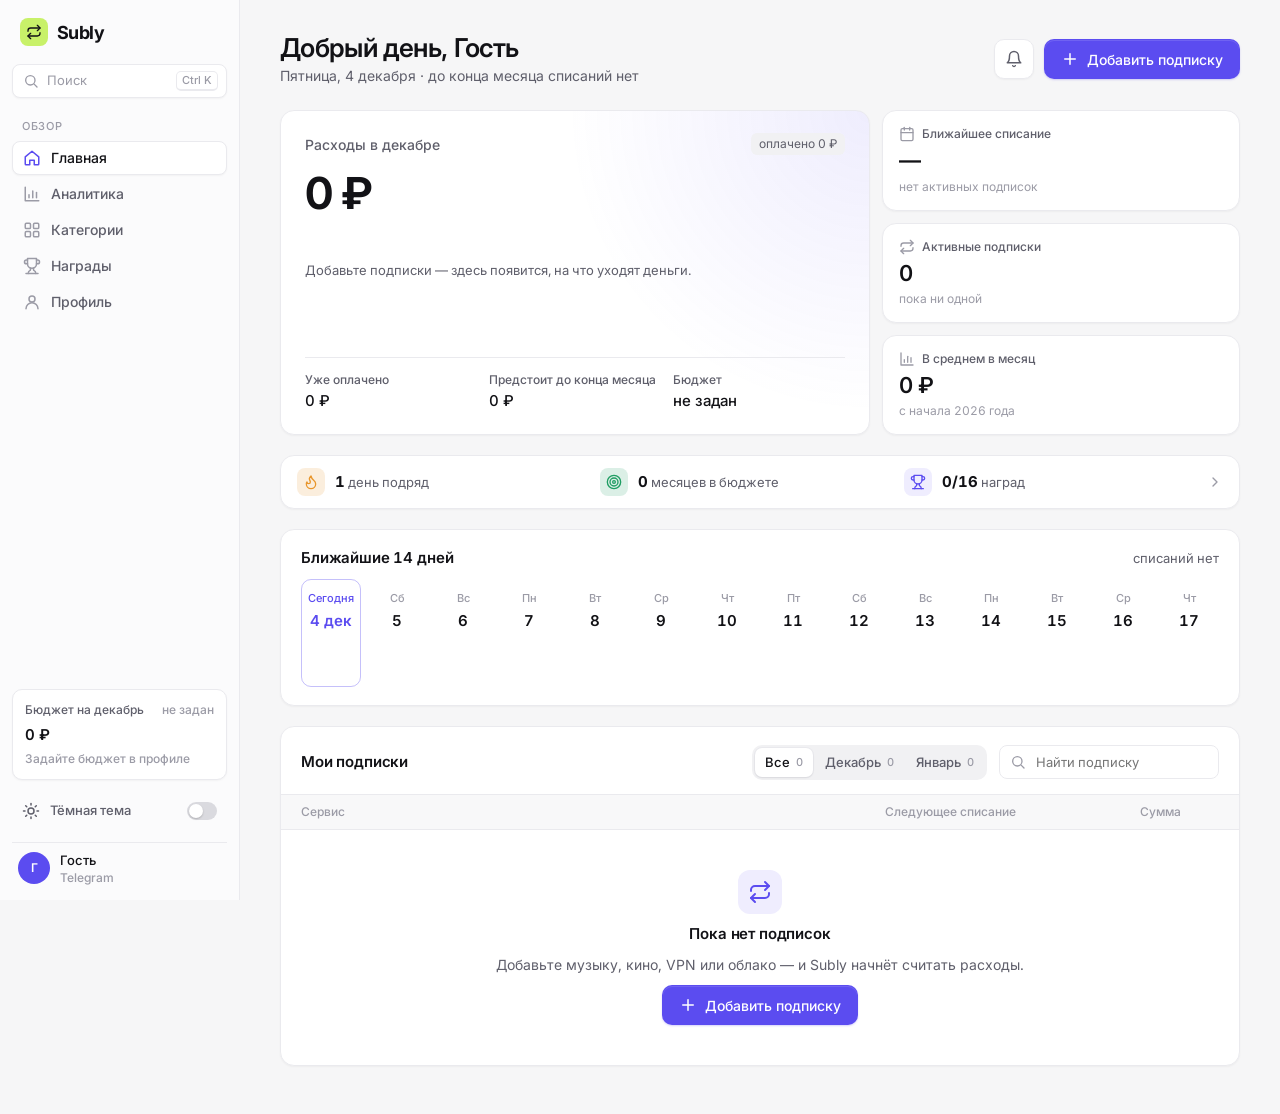
<file: docs/index.html>
<!doctype html>
<html lang="ru">
<head>
  <meta charset="utf-8">
  <meta name="viewport" content="width=device-width, initial-scale=1">
  <title>Subly</title>
  <!-- Библиотека Telegram запоминает данные пользователя до перехода на главную -->
  <script src="https://telegram.org/js/telegram-web-app.js"></script>
  <script>
    // Telegram передаёт данные пользователя в адресе после «#» — переносим их на главную
    // ?v=… — чтобы телефон каждый раз брал свежую версию страницы, а не старую из кэша
    location.replace('dashboard.html?v=' + Date.now() + location.hash);
  </script>
</head>
<body></body>
</html>
</file>
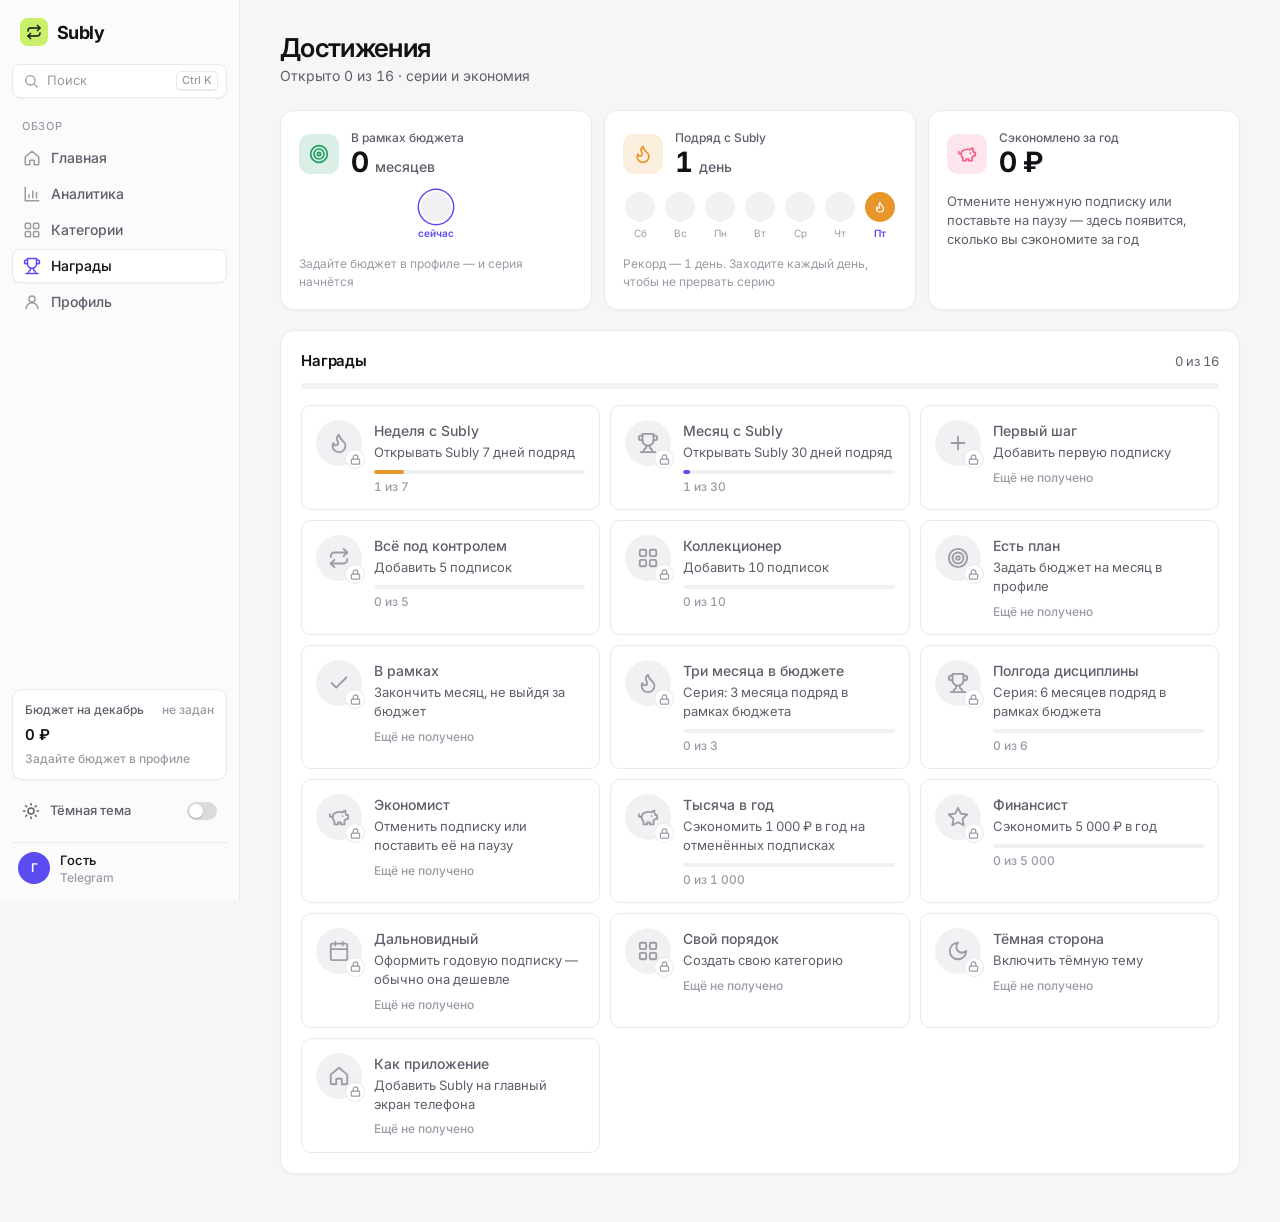
<file: docs/achievements.html>
<!doctype html>
<html lang="ru">
<head>
  <meta charset="utf-8">
  <meta name="viewport" content="width=device-width, initial-scale=1">
  <!-- Библиотека Telegram Mini Apps -->
  <script src="https://telegram.org/js/telegram-web-app.js"></script>
  <script src="js/theme.js?v=20261025-3"></script>
  <title>Достижения — Subly</title>
  <link rel="icon" href="favicon.svg" type="image/svg+xml">
  <link rel="preconnect" href="https://fonts.googleapis.com">
  <link rel="preconnect" href="https://fonts.gstatic.com" crossorigin>
  <link href="https://fonts.googleapis.com/css2?family=Inter:wght@400;500;600;700&display=swap" rel="stylesheet">
  <link rel="stylesheet" href="css/base.css?v=20261025-3">
  <link rel="stylesheet" href="css/components.css?v=20261025-3">
  <link rel="stylesheet" href="css/layout.css?v=20261025-3">
  <link rel="stylesheet" href="css/pages.css?v=20261025-3">
  <link rel="stylesheet" href="css/animations.css?v=20261025-3">
</head>
<body>
  <div class="app">

    <!-- Боковое меню (одинаковое на всех страницах приложения) -->
    <aside class="sidebar">
      <a href="dashboard.html" class="logo"><span class="logo-mark"><i data-icon="repeat" data-size="16"></i></span>Subly</a>

      <!-- Кнопка быстрого поиска (то же самое — сочетание Ctrl+K) -->
      <button class="search-trigger" data-palette aria-label="Поиск">
        <i data-icon="search" data-size="16"></i><span class="label">Поиск</span><kbd>Ctrl K</kbd>
      </button>

      <nav class="nav">
        <div class="overline">Обзор</div>
        <a href="dashboard.html"><i data-icon="home" data-size="18"></i><span>Главная</span></a>
        <a href="analytics.html"><i data-icon="chart" data-size="18"></i><span>Аналитика</span></a>
        <a href="categories.html"><i data-icon="grid" data-size="18"></i><span>Категории</span></a>
        <a href="achievements.html" class="active"><i data-icon="trophy" data-size="18"></i><span>Награды</span></a>
        <a href="profile.html"><i data-icon="user" data-size="18"></i><span>Профиль</span></a>
      </nav>

      <div class="grow"></div>

      <!-- Бюджет на месяц: заполняется из API -->
      <div class="budget">
        <div class="row-between"><span class="caption muted" id="sb-budget-title">Бюджет на месяц</span><span class="caption faint" id="sb-budget-total"></span></div>
        <div class="h3" id="sb-budget-spent">—</div>
        <div class="track" id="sb-budget-track"><span style="width:0%"></span></div>
        <div class="caption faint" id="sb-budget-left">&nbsp;</div>
      </div>

      <!-- Смена темы: светлая / тёмная -->
      <button class="theme-toggle" data-theme-toggle aria-label="Тёмная тема">
        <span class="theme-icon"><span class="sun"><i data-icon="sun" data-size="18"></i></span><span class="moon"><i data-icon="moon" data-size="18"></i></span></span>
        <span class="label">Тёмная тема</span>
        <span class="switch"></span>
      </button>

      <div class="user-row">
        <div class="avatar" id="sb-avatar"></div>
        <div class="who">
          <div class="small medium" id="sb-name"></div>
          <div class="caption faint" id="sb-email"></div>
        </div>
        <button class="logout" id="logout-btn" title="Выйти" aria-label="Выйти"><i data-icon="logout" data-size="18"></i></button>
      </div>
    </aside>

    <main class="main">
      <header class="page-head reveal" style="--i:0">
        <div class="titles">
          <h1 class="h1">Достижения</h1>
          <p class="muted" id="ach-sub">&nbsp;</p>
        </div>
      </header>

      <!-- Серии и экономия -->
      <section class="streaks">
        <article class="card streak-card reveal" style="--i:1">
          <div class="streak-top">
            <span class="streak-icon si-budget lg"><i data-icon="target" data-size="20"></i></span>
            <div><div class="kpi-label">В рамках бюджета</div>
              <div class="streak-num"><span id="st-budget-num">0</span> <span class="unit" id="st-budget-unit">месяцев</span></div></div>
          </div>
          <div class="months" id="st-months"></div>
          <div class="kpi-hint wrap" id="st-budget-hint"></div>
        </article>
        <article class="card streak-card reveal" style="--i:2">
          <div class="streak-top">
            <span class="streak-icon si-fire lg"><i data-icon="flame" data-size="20"></i></span>
            <div><div class="kpi-label">Подряд с Subly</div>
              <div class="streak-num"><span id="st-visit-num">0</span> <span class="unit" id="st-visit-unit">дней</span></div></div>
          </div>
          <div class="months" id="st-week"></div>
          <div class="kpi-hint wrap" id="st-visit-hint"></div>
        </article>
        <article class="card streak-card reveal" style="--i:3">
          <div class="streak-top">
            <span class="streak-icon si-save lg"><i data-icon="piggy" data-size="20"></i></span>
            <div><div class="kpi-label">Сэкономлено за год</div>
              <div class="streak-num" id="st-saved">0 ₽</div></div>
          </div>
          <div class="saved-list" id="st-saved-list"></div>
        </article>
      </section>

      <!-- Награды -->
      <section class="card card-pad reveal" style="--i:4">
        <div class="row-between"><h2 class="h3">Награды</h2><span class="small muted" id="ach-count"></span></div>
        <div class="track ach-track"><span id="ach-bar" style="width:0%"></span></div>
        <div class="ach-grid" id="ach-grid"></div>
      </section>
    </main>
  </div>

  <!-- Карточка награды -->
  <template id="tpl-ach">
    <article class="ach">
      <div class="ach-icon" data-f="icon"></div>
      <div class="ach-text">
        <div class="medium" data-f="title"></div>
        <div class="small muted" data-f="desc"></div>
        <div class="ach-foot"><div class="track"><span data-f="bar" style="width:0%"></span></div><span class="caption faint" data-f="progress"></span></div>
      </div>
    </article>
  </template>

  <!-- Быстрый поиск (Ctrl+K): поиск по разделам, действиям и подпискам -->
  <template id="tpl-palette">
    <div class="palette" role="dialog" aria-modal="true" aria-label="Поиск">
      <label class="palette-input">
        <i data-icon="search" data-size="18"></i>
        <input type="text" placeholder="Поиск подписок, разделов и действий…" autocomplete="off" data-f="input">
        <kbd>Esc</kbd>
      </label>
      <div class="palette-list" data-f="list"></div>
      <div class="palette-foot"><span><kbd>↑</kbd><kbd>↓</kbd> выбрать</span><span><kbd>Enter</kbd> открыть</span></div>
    </div>
  </template>
  <script src="js/icons.js?v=20261025-3"></script>
  <script src="js/store.js?v=20261025-3"></script>
  <script src="js/api.js?v=20261025-3"></script>
  <script src="js/ui.js?v=20261025-3"></script>
  <script src="js/tg.js?v=20261025-3"></script>
  <script src="js/achievements.js?v=20261025-3"></script>
  <script src="js/layout.js?v=20261025-3"></script>
  <script src="js/calendar.js?v=20261025-3"></script>
  <script src="js/cancel-guides.js?v=20261025-3"></script>
  <script src="js/palette.js?v=20261025-3"></script>
  <script>Achievements.initPage();</script>
</body>
</html>
</file>
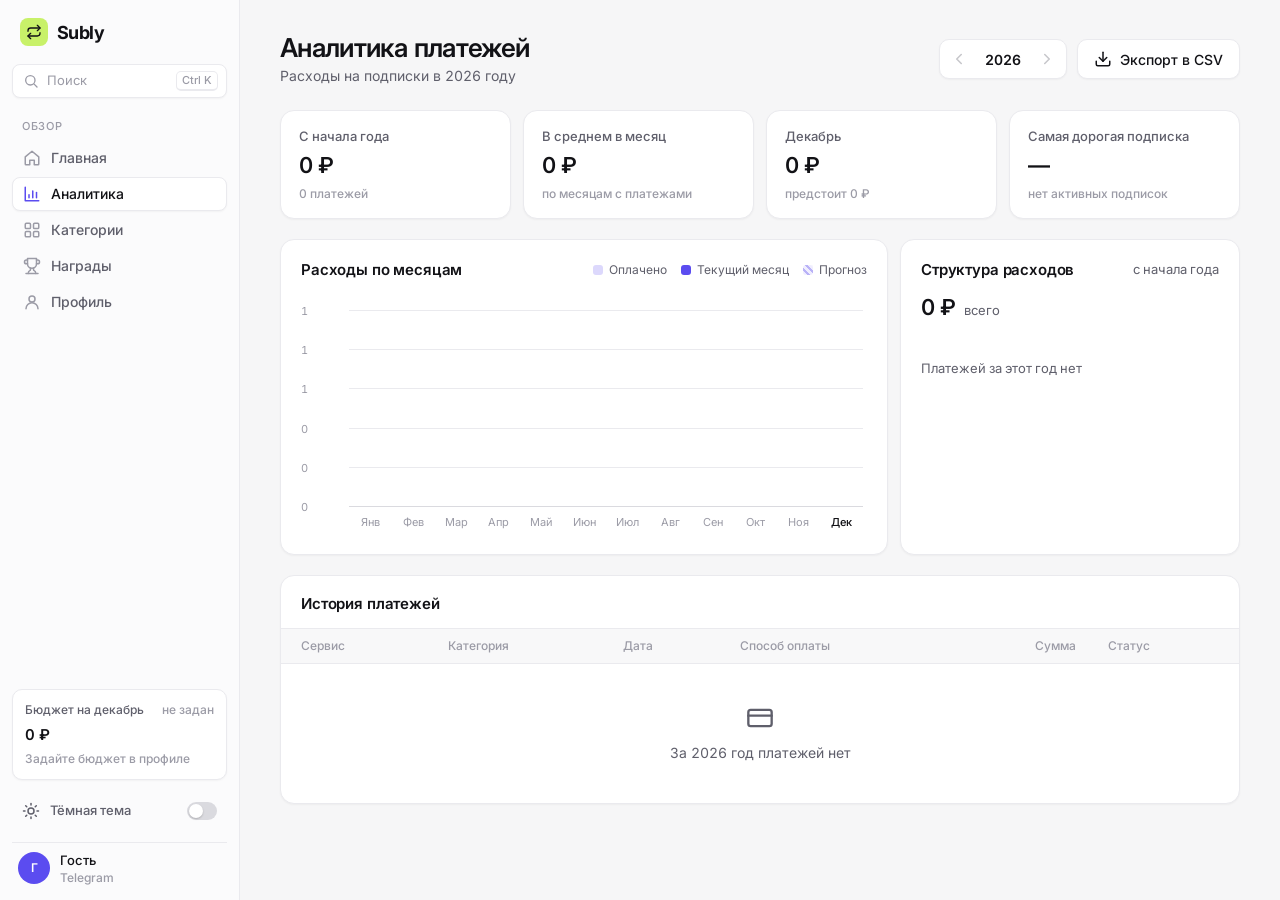
<file: docs/analytics.html>
<!doctype html>
<html lang="ru">
<head>
  <meta charset="utf-8">
  <meta name="viewport" content="width=device-width, initial-scale=1">
  <!-- Библиотека Telegram Mini Apps -->
  <script src="https://telegram.org/js/telegram-web-app.js"></script>
  <script src="js/theme.js?v=20261025-3"></script>
  <title>Аналитика платежей — Subly</title>
  <link rel="icon" href="favicon.svg" type="image/svg+xml">
  <link rel="preconnect" href="https://fonts.googleapis.com">
  <link rel="preconnect" href="https://fonts.gstatic.com" crossorigin>
  <link href="https://fonts.googleapis.com/css2?family=Inter:wght@400;500;600;700&display=swap" rel="stylesheet">
  <link rel="stylesheet" href="css/base.css?v=20261025-3">
  <link rel="stylesheet" href="css/components.css?v=20261025-3">
  <link rel="stylesheet" href="css/layout.css?v=20261025-3">
  <link rel="stylesheet" href="css/pages.css?v=20261025-3">
  <link rel="stylesheet" href="css/animations.css?v=20261025-3">
</head>
<body>
  <div class="app">

    <!-- Боковое меню (одинаковое на всех страницах приложения) -->
    <aside class="sidebar">
      <a href="dashboard.html" class="logo"><span class="logo-mark"><i data-icon="repeat" data-size="16"></i></span>Subly</a>

      <!-- Кнопка быстрого поиска (то же самое — сочетание Ctrl+K) -->
      <button class="search-trigger" data-palette aria-label="Поиск">
        <i data-icon="search" data-size="16"></i><span class="label">Поиск</span><kbd>Ctrl K</kbd>
      </button>

      <nav class="nav">
        <div class="overline">Обзор</div>
        <a href="dashboard.html"><i data-icon="home" data-size="18"></i><span>Главная</span></a>
        <a href="analytics.html" class="active"><i data-icon="chart" data-size="18"></i><span>Аналитика</span></a>
        <a href="categories.html"><i data-icon="grid" data-size="18"></i><span>Категории</span></a>
        <a href="achievements.html"><i data-icon="trophy" data-size="18"></i><span>Награды</span></a>
        <a href="profile.html"><i data-icon="user" data-size="18"></i><span>Профиль</span></a>
      </nav>

      <div class="grow"></div>

      <!-- Бюджет на месяц: заполняется из API -->
      <div class="budget">
        <div class="row-between"><span class="caption muted" id="sb-budget-title">Бюджет на месяц</span><span class="caption faint" id="sb-budget-total"></span></div>
        <div class="h3" id="sb-budget-spent">—</div>
        <div class="track" id="sb-budget-track"><span style="width:0%"></span></div>
        <div class="caption faint" id="sb-budget-left">&nbsp;</div>
      </div>

      <!-- Смена темы: светлая / тёмная -->
      <button class="theme-toggle" data-theme-toggle aria-label="Тёмная тема">
        <span class="theme-icon"><span class="sun"><i data-icon="sun" data-size="18"></i></span><span class="moon"><i data-icon="moon" data-size="18"></i></span></span>
        <span class="label">Тёмная тема</span>
        <span class="switch"></span>
      </button>

      <div class="user-row">
        <div class="avatar" id="sb-avatar"></div>
        <div class="who">
          <div class="small medium" id="sb-name"></div>
          <div class="caption faint" id="sb-email"></div>
        </div>
        <button class="logout" id="logout-btn" title="Выйти" aria-label="Выйти"><i data-icon="logout" data-size="18"></i></button>
      </div>
    </aside>

    <main class="main">
      <header class="page-head reveal" style="--i:0">
        <div class="titles">
          <h1 class="h1">Аналитика платежей</h1>
          <p class="muted" id="sub-title">&nbsp;</p>
        </div>
        <div class="year-switch">
          <button id="prev-year" aria-label="Предыдущий год"><i data-icon="chevronL" data-size="18"></i></button>
          <span class="y" id="year-label"></span>
          <button id="next-year" aria-label="Следующий год"><i data-icon="chevronR" data-size="18"></i></button>
        </div>
        <button class="btn btn-secondary" id="export-btn"><i data-icon="download" data-size="18"></i>Экспорт в CSV</button>
      </header>

      <!-- Ключевые показатели -->
      <section class="stats">
        <article class="card kpi reveal" style="--i:1">
          <div class="small medium muted" id="k-year-label">&nbsp;</div>
          <div class="h2" id="k-year">—</div>
          <div class="caption faint" id="k-year-hint">&nbsp;</div>
        </article>
        <article class="card kpi reveal" style="--i:2">
          <div class="small medium muted" id="k-avg-label">&nbsp;</div>
          <div class="h2" id="k-avg">—</div>
          <div class="caption faint" id="k-avg-hint">&nbsp;</div>
        </article>
        <article class="card kpi reveal" style="--i:3">
          <div class="small medium muted" id="k-month-label">&nbsp;</div>
          <div class="h2" id="k-month">—</div>
          <div class="caption faint" id="k-month-hint">&nbsp;</div>
        </article>
        <article class="card kpi reveal" style="--i:4">
          <div class="small medium muted" id="k-top-label">&nbsp;</div>
          <div class="h2" id="k-top">—</div>
          <div class="caption faint" id="k-top-hint">&nbsp;</div>
        </article>
      </section>

      <div class="charts">
        <!-- Столбчатая диаграмма по месяцам -->
        <section class="card card-pad chart-card reveal" style="--i:5">
          <div class="chart-head">
            <h2 class="h3">Расходы по месяцам</h2>
            <div class="chart-legend">
              <span><i class="paid"></i>Оплачено</span>
              <span><i class="current"></i>Текущий месяц</span>
              <span><i class="forecast"></i>Прогноз</span>
            </div>
          </div>
          <div id="bars" style="min-height:240px"></div>
        </section>

        <!-- Структура расходов: общая полоса + список категорий -->
        <section class="card card-pad chart-card reveal" style="--i:6">
          <div class="row-between"><h2 class="h3">Структура расходов</h2><span class="small muted" id="donut-year"></span></div>
          <div class="struct-total"><span class="h2" id="struct-total">—</span><span class="small muted">всего</span></div>
          <div class="seg" id="struct-bar"></div>
          <div class="legend" id="legend"></div>
        </section>
      </div>

      <!-- История платежей -->
      <section class="card reveal" style="--i:7; overflow:hidden">
        <div class="card-head"><h2 class="h3">История платежей</h2><span class="small muted" id="pay-count"></span></div>
        <div class="table-scroll">
          <table class="table">
            <thead>
              <tr><th>Сервис</th><th>Категория</th><th>Дата</th><th>Способ оплаты</th><th style="text-align:right">Сумма</th><th>Статус</th></tr>
            </thead>
            <tbody id="pay-body"></tbody>
          </table>
        </div>
        <div class="empty hidden" id="pay-empty"><i data-icon="card" data-size="28"></i><div id="pay-empty-text"></div></div>
        <div class="list-foot hidden" id="pay-foot"><button class="link-btn" id="more-pay"></button></div>
      </section>
    </main>
  </div>

  <!-- Шаблон строки таблицы платежей -->
  <template id="tpl-pay-row">
    <tr>
      <td><div class="svc"><div class="tile tile-sm" data-f="tile"></div><span data-f="name"></span></div></td>
      <td data-f="category"></td>
      <td data-f="date"></td>
      <td data-f="method"></td>
      <td class="amount" data-f="amount"></td>
      <td><span class="badge" data-f="status"></span></td>
    </tr>
  </template>

  <!-- Шаблон строки легенды -->
  <template id="tpl-legend-row">
    <div class="struct-row">
      <div class="top">
        <span class="dot" data-f="dot"></span>
        <span class="n" data-f="name"></span>
        <span class="v" data-f="sum"></span>
        <span class="p" data-f="share"></span>
      </div>
      <div class="track"><span data-f="bar" style="width:0%"></span></div>
    </div>
  </template>

  <!-- Быстрый поиск (Ctrl+K): поиск по разделам, действиям и подпискам -->
  <template id="tpl-palette">
    <div class="palette" role="dialog" aria-modal="true" aria-label="Поиск">
      <label class="palette-input">
        <i data-icon="search" data-size="18"></i>
        <input type="text" placeholder="Поиск подписок, разделов и действий…" autocomplete="off" data-f="input">
        <kbd>Esc</kbd>
      </label>
      <div class="palette-list" data-f="list"></div>
      <div class="palette-foot"><span><kbd>↑</kbd><kbd>↓</kbd> выбрать</span><span><kbd>Enter</kbd> открыть</span></div>
    </div>
  </template>
  <script src="js/icons.js?v=20261025-3"></script>
  <script src="js/store.js?v=20261025-3"></script>
  <script src="js/api.js?v=20261025-3"></script>
  <script src="js/ui.js?v=20261025-3"></script>
  <script src="js/tg.js?v=20261025-3"></script>
  <script src="js/achievements.js?v=20261025-3"></script>
  <script src="js/layout.js?v=20261025-3"></script>
  <script src="js/calendar.js?v=20261025-3"></script>
  <script src="js/cancel-guides.js?v=20261025-3"></script>
  <script src="js/palette.js?v=20261025-3"></script>
  <script src="js/charts.js?v=20261025-3"></script>
  <script src="js/analytics.js?v=20261025-3"></script>
  <script>initAnalytics();</script>
</body>
</html>
</file>
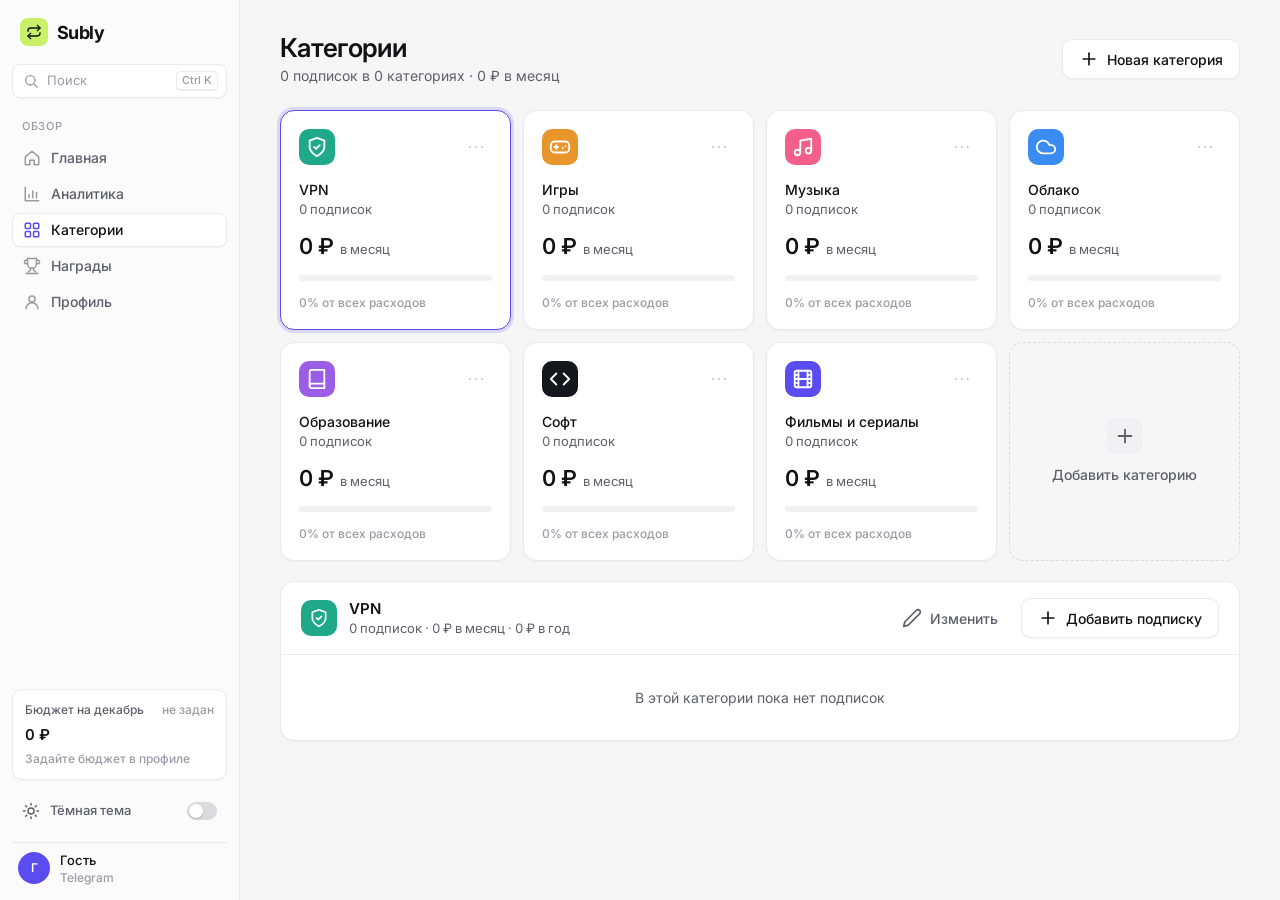
<file: docs/categories.html>
<!doctype html>
<html lang="ru">
<head>
  <meta charset="utf-8">
  <meta name="viewport" content="width=device-width, initial-scale=1">
  <!-- Библиотека Telegram Mini Apps -->
  <script src="https://telegram.org/js/telegram-web-app.js"></script>
  <script src="js/theme.js?v=20261025-3"></script>
  <title>Категории — Subly</title>
  <link rel="icon" href="favicon.svg" type="image/svg+xml">
  <link rel="preconnect" href="https://fonts.googleapis.com">
  <link rel="preconnect" href="https://fonts.gstatic.com" crossorigin>
  <link href="https://fonts.googleapis.com/css2?family=Inter:wght@400;500;600;700&display=swap" rel="stylesheet">
  <link rel="stylesheet" href="css/base.css?v=20261025-3">
  <link rel="stylesheet" href="css/components.css?v=20261025-3">
  <link rel="stylesheet" href="css/layout.css?v=20261025-3">
  <link rel="stylesheet" href="css/pages.css?v=20261025-3">
  <link rel="stylesheet" href="css/animations.css?v=20261025-3">
</head>
<body>
  <div class="app">

    <!-- Боковое меню (одинаковое на всех страницах приложения) -->
    <aside class="sidebar">
      <a href="dashboard.html" class="logo"><span class="logo-mark"><i data-icon="repeat" data-size="16"></i></span>Subly</a>

      <!-- Кнопка быстрого поиска (то же самое — сочетание Ctrl+K) -->
      <button class="search-trigger" data-palette aria-label="Поиск">
        <i data-icon="search" data-size="16"></i><span class="label">Поиск</span><kbd>Ctrl K</kbd>
      </button>

      <nav class="nav">
        <div class="overline">Обзор</div>
        <a href="dashboard.html"><i data-icon="home" data-size="18"></i><span>Главная</span></a>
        <a href="analytics.html"><i data-icon="chart" data-size="18"></i><span>Аналитика</span></a>
        <a href="categories.html" class="active"><i data-icon="grid" data-size="18"></i><span>Категории</span></a>
        <a href="achievements.html"><i data-icon="trophy" data-size="18"></i><span>Награды</span></a>
        <a href="profile.html"><i data-icon="user" data-size="18"></i><span>Профиль</span></a>
      </nav>

      <div class="grow"></div>

      <!-- Бюджет на месяц: заполняется из API -->
      <div class="budget">
        <div class="row-between"><span class="caption muted" id="sb-budget-title">Бюджет на месяц</span><span class="caption faint" id="sb-budget-total"></span></div>
        <div class="h3" id="sb-budget-spent">—</div>
        <div class="track" id="sb-budget-track"><span style="width:0%"></span></div>
        <div class="caption faint" id="sb-budget-left">&nbsp;</div>
      </div>

      <!-- Смена темы: светлая / тёмная -->
      <button class="theme-toggle" data-theme-toggle aria-label="Тёмная тема">
        <span class="theme-icon"><span class="sun"><i data-icon="sun" data-size="18"></i></span><span class="moon"><i data-icon="moon" data-size="18"></i></span></span>
        <span class="label">Тёмная тема</span>
        <span class="switch"></span>
      </button>

      <div class="user-row">
        <div class="avatar" id="sb-avatar"></div>
        <div class="who">
          <div class="small medium" id="sb-name"></div>
          <div class="caption faint" id="sb-email"></div>
        </div>
        <button class="logout" id="logout-btn" title="Выйти" aria-label="Выйти"><i data-icon="logout" data-size="18"></i></button>
      </div>
    </aside>

    <main class="main">
      <header class="page-head reveal" style="--i:0">
        <div class="titles">
          <h1 class="h1">Категории</h1>
          <p class="muted" id="cat-sub">&nbsp;</p>
        </div>
        <button class="btn btn-secondary" id="new-cat"><i data-icon="plus"></i>Новая категория</button>
      </header>

      <!-- Сетка карточек категорий (заполняется из API) -->
      <section class="cat-grid" id="grid"></section>

      <!-- Подписки выбранной категории -->
      <section class="card hidden reveal" style="--i:2; overflow:hidden" id="detail">
        <div class="card-head detail-head">
          <div class="tile tile-md" id="d-tile"></div>
          <div class="titles">
            <h2 class="h3" id="d-name"></h2>
            <div class="small muted" id="d-meta"></div>
          </div>
          <button class="btn btn-ghost" id="edit-cat"><i data-icon="edit"></i>Изменить</button>
          <button class="btn btn-secondary" id="add-sub"><i data-icon="plus"></i>Добавить подписку</button>
        </div>
        <div id="detail-list"></div>
        <div class="empty hidden" id="detail-empty" style="padding:32px">В этой категории пока нет подписок</div>
      </section>
    </main>
  </div>

  <!-- Шаблон карточки категории -->
  <template id="tpl-cat-card">
    <article class="card cat-card reveal" tabindex="0">
      <div class="top">
        <div class="tile" data-f="tile"></div>
        <button class="more-btn" data-f="more" aria-label="Действия"><i data-icon="more"></i></button>
      </div>
      <div>
        <div class="medium" data-f="name"></div>
        <div class="small muted" data-f="count"></div>
      </div>
      <div class="sum"><span class="h2" data-f="sum"></span><span class="small muted">в месяц</span></div>
      <div class="track"><span data-f="bar" style="width:0%"></span></div>
      <div class="caption faint" data-f="share"></div>
    </article>
  </template>

  <!-- Кнопка «Добавить категорию» в конце сетки -->
  <template id="tpl-cat-add">
    <button class="cat-add reveal"><span class="tile tile-soft"><i data-icon="plus" data-size="22"></i></span>Добавить категорию</button>
  </template>

  <!-- Шаблон строки подписки: JS копирует его для каждой подписки -->
  <template id="tpl-sub-row">
    <div class="sub-row">
      <div class="tile" data-f="tile"></div>
      <div class="name">
        <div class="medium" data-f="name"></div>
        <div class="small muted" data-f="meta"></div>
      </div>
      <div class="date">
        <div class="medium" data-f="date"></div>
        <div class="small muted" data-f="due"></div>
      </div>
      <div class="price">
        <div class="medium" data-f="price"></div>
        <div class="small muted" data-f="period"></div>
      </div>
      <button class="more-btn" data-f="more" aria-label="Действия"><i data-icon="more"></i></button>
    </div>
  </template>

  <!-- Окно создания / изменения категории -->
  <template id="modal-category">
    <div class="modal" role="dialog" aria-modal="true">
      <div class="modal-head">
        <div class="tile tile-lg" data-f="preview"></div>
        <button type="button" class="close-btn" data-close aria-label="Закрыть"><i data-icon="x" data-size="18"></i></button>
      </div>
      <h2 class="h2" data-f="title">Новая категория</h2>
      <form id="cat-form" novalidate>
        <div id="cat-msg"></div>
          <div class="field">
            <label for="cat-name">Название</label>
            <div class="input-wrap">
              <i data-icon="grid"></i>
              <input id="cat-name" type="text" placeholder="Например, Спорт" autocomplete="off" maxlength="60">
            </div>
            <div class="hint hidden" id="cat-name-hint"></div>
          </div>
        <div class="field"><label>Цвет</label><div class="swatches" id="swatches"></div></div>
        <div class="field"><label>Иконка</label><div class="icon-pick" id="icon-pick"></div></div>
        <div class="actions">
          <button type="button" class="btn btn-secondary" data-close>Отмена</button>
          <button type="submit" class="btn btn-primary" id="cat-save">Создать</button>
        </div>
      </form>
    </div>
  </template>

  <!-- Окно добавления / изменения подписки -->
  <template id="modal-subscription">
    <div class="modal" role="dialog" aria-modal="true">
      <div class="modal-head">
        <div class="tile tile-lg tile-accent" data-f="head-icon"></div>
        <button type="button" class="close-btn" data-close aria-label="Закрыть"><i data-icon="x" data-size="18"></i></button>
      </div>
      <div class="modal-title">
        <h2 class="h2" data-f="title">Новая подписка</h2>
        <p class="muted" data-f="subtitle">Укажите стоимость и дату следующего списания — остальное Subly посчитает сам.</p>
      </div>
      <form id="sub-form" novalidate>
        <div id="sub-msg"></div>
          <div class="field">
            <label for="sub-name">Название</label>
            <div class="input-wrap">
              <i data-icon="repeat"></i>
              <input id="sub-name" type="text" placeholder="Например, Яндекс Плюс" autocomplete="off">
            </div>
            <div class="hint hidden" id="sub-name-hint"></div>
          </div>
          <div class="field">
            <label for="sub-cat">Категория</label>
            <div class="input-wrap">
              <i data-icon="grid"></i>
              <select id="sub-cat"></select>
              <i data-icon="chevronD" data-size="18"></i>
            </div>
          </div>
          <div class="row-2">
          <div class="field">
            <label for="sub-price">Стоимость, ₽</label>
            <div class="input-wrap">
              <i data-icon="card"></i>
              <input id="sub-price" type="number" placeholder="299" autocomplete="off" min="1" step="0.01" inputmode="decimal">
            </div>
            <div class="hint hidden" id="sub-price-hint"></div>
          </div>
            <div class="field">
              <label for="sub-period">Период</label>
              <div class="input-wrap">
                <select id="sub-period">
                  <option value="monthly">Ежемесячно</option>
                  <option value="yearly">Ежегодно</option>
                </select>
                <i data-icon="chevronD" data-size="18"></i>
              </div>
            </div>
          </div>
          <div class="field">
            <label for="sub-date">Дата следующего списания</label>
            <div class="input-wrap">
              <i data-icon="calendar"></i>
              <input id="sub-date" type="date" placeholder="" autocomplete="off">
            </div>
            <div class="hint" id="sub-date-hint">Если дата уже прошла, прошедшие списания попадут в историю платежей</div>
          </div>
          <div class="field">
            <label for="sub-method">Способ оплаты (необязательно)</label>
            <div class="input-wrap">
              <i data-icon="card"></i>
              <input id="sub-method" type="text" placeholder="Visa •• 4417" autocomplete="off">
            </div>
            <div class="hint hidden" id="sub-method-hint"></div>
          </div>
          <label class="checkbox hidden" id="sub-active-wrap">
            <input type="checkbox" id="sub-active">
            <span class="box"><i data-icon="check" data-size="14" data-stroke="3"></i></span>
            <span>Подписка активна — учитывать списания</span>
          </label>
          <div class="actions">
            <button type="button" class="btn btn-secondary" data-close>Отмена</button>
            <button type="submit" class="btn btn-primary" id="sub-save">Добавить</button>
          </div>
      </form>
    </div>
  </template>

  <!-- Окно подтверждения (например, «Удалить подписку?») -->
  <template id="modal-confirm">
    <div class="modal" role="dialog" aria-modal="true">
      <div class="modal-head">
        <div class="tile tile-lg tile-danger"><i data-icon="alert" data-size="24"></i></div>
        <button type="button" class="close-btn" data-close aria-label="Закрыть"><i data-icon="x" data-size="18"></i></button>
      </div>
      <div class="modal-title">
        <h2 class="h2" data-f="title"></h2>
        <p class="muted" data-f="text"></p>
      </div>
      <div class="actions">
        <button type="button" class="btn btn-secondary" data-close>Отмена</button>
        <button type="button" class="btn btn-danger" data-f="ok">Удалить</button>
      </div>
    </div>
  </template>

  <!-- Быстрый поиск (Ctrl+K): поиск по разделам, действиям и подпискам -->
  <template id="tpl-palette">
    <div class="palette" role="dialog" aria-modal="true" aria-label="Поиск">
      <label class="palette-input">
        <i data-icon="search" data-size="18"></i>
        <input type="text" placeholder="Поиск подписок, разделов и действий…" autocomplete="off" data-f="input">
        <kbd>Esc</kbd>
      </label>
      <div class="palette-list" data-f="list"></div>
      <div class="palette-foot"><span><kbd>↑</kbd><kbd>↓</kbd> выбрать</span><span><kbd>Enter</kbd> открыть</span></div>
    </div>
  </template>
  <script src="js/icons.js?v=20261025-3"></script>
  <script src="js/store.js?v=20261025-3"></script>
  <script src="js/api.js?v=20261025-3"></script>
  <script src="js/ui.js?v=20261025-3"></script>
  <script src="js/tg.js?v=20261025-3"></script>
  <script src="js/achievements.js?v=20261025-3"></script>
  <script src="js/layout.js?v=20261025-3"></script>
  <script src="js/calendar.js?v=20261025-3"></script>
  <script src="js/cancel-guides.js?v=20261025-3"></script>
  <script src="js/palette.js?v=20261025-3"></script>
  <script src="js/subscription-form.js?v=20261025-3"></script>
  <script src="js/categories.js?v=20261025-3"></script>
  <script>initCategories();</script>
</body>
</html>
</file>
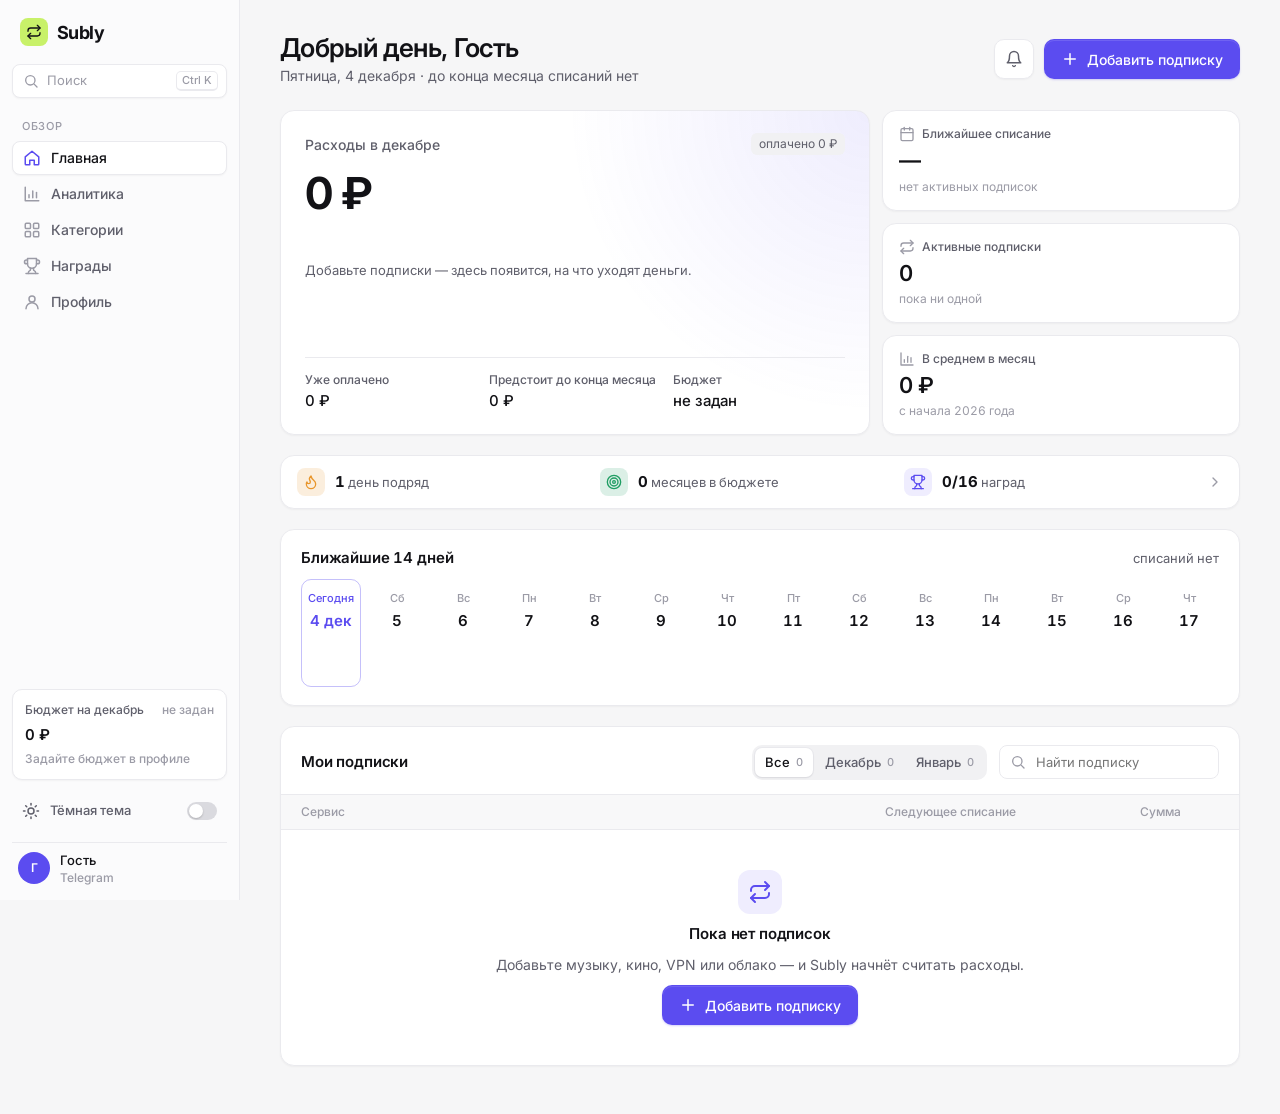
<file: docs/dashboard.html>
<!doctype html>
<html lang="ru">
<head>
  <meta charset="utf-8">
  <meta name="viewport" content="width=device-width, initial-scale=1">
  <!-- Библиотека Telegram Mini Apps -->
  <script src="https://telegram.org/js/telegram-web-app.js"></script>
  <script src="js/theme.js?v=20261025-3"></script>
  <title>Главная — Subly</title>
  <link rel="icon" href="favicon.svg" type="image/svg+xml">
  <link rel="preconnect" href="https://fonts.googleapis.com">
  <link rel="preconnect" href="https://fonts.gstatic.com" crossorigin>
  <link href="https://fonts.googleapis.com/css2?family=Inter:wght@400;500;600;700&display=swap" rel="stylesheet">
  <link rel="stylesheet" href="css/base.css?v=20261025-3">
  <link rel="stylesheet" href="css/components.css?v=20261025-3">
  <link rel="stylesheet" href="css/layout.css?v=20261025-3">
  <link rel="stylesheet" href="css/pages.css?v=20261025-3">
  <link rel="stylesheet" href="css/animations.css?v=20261025-3">
</head>
<body>
  <div class="app">

    <!-- Боковое меню (одинаковое на всех страницах приложения) -->
    <aside class="sidebar">
      <a href="dashboard.html" class="logo"><span class="logo-mark"><i data-icon="repeat" data-size="16"></i></span>Subly</a>

      <!-- Кнопка быстрого поиска (то же самое — сочетание Ctrl+K) -->
      <button class="search-trigger" data-palette aria-label="Поиск">
        <i data-icon="search" data-size="16"></i><span class="label">Поиск</span><kbd>Ctrl K</kbd>
      </button>

      <nav class="nav">
        <div class="overline">Обзор</div>
        <a href="dashboard.html" class="active"><i data-icon="home" data-size="18"></i><span>Главная</span></a>
        <a href="analytics.html"><i data-icon="chart" data-size="18"></i><span>Аналитика</span></a>
        <a href="categories.html"><i data-icon="grid" data-size="18"></i><span>Категории</span></a>
        <a href="achievements.html"><i data-icon="trophy" data-size="18"></i><span>Награды</span></a>
        <a href="profile.html"><i data-icon="user" data-size="18"></i><span>Профиль</span></a>
      </nav>

      <div class="grow"></div>

      <!-- Бюджет на месяц: заполняется из API -->
      <div class="budget">
        <div class="row-between"><span class="caption muted" id="sb-budget-title">Бюджет на месяц</span><span class="caption faint" id="sb-budget-total"></span></div>
        <div class="h3" id="sb-budget-spent">—</div>
        <div class="track" id="sb-budget-track"><span style="width:0%"></span></div>
        <div class="caption faint" id="sb-budget-left">&nbsp;</div>
      </div>

      <!-- Смена темы: светлая / тёмная -->
      <button class="theme-toggle" data-theme-toggle aria-label="Тёмная тема">
        <span class="theme-icon"><span class="sun"><i data-icon="sun" data-size="18"></i></span><span class="moon"><i data-icon="moon" data-size="18"></i></span></span>
        <span class="label">Тёмная тема</span>
        <span class="switch"></span>
      </button>

      <div class="user-row">
        <div class="avatar" id="sb-avatar"></div>
        <div class="who">
          <div class="small medium" id="sb-name"></div>
          <div class="caption faint" id="sb-email"></div>
        </div>
        <button class="logout" id="logout-btn" title="Выйти" aria-label="Выйти"><i data-icon="logout" data-size="18"></i></button>
      </div>
    </aside>

    <main class="main">
      <!-- Шапка страницы: приветствие и одна главная кнопка -->
      <header class="page-head reveal" style="--i:0">
        <div class="titles">
          <h1 class="h1" id="greet">Добрый день</h1>
          <p class="muted" id="today-line">&nbsp;</p>
        </div>
        <button class="icon-btn" id="bell" aria-label="Ближайшие списания"><i data-icon="bell" data-size="18"></i><span class="dot hidden" id="bell-dot"></span></button>
        <button class="btn btn-primary" id="add-btn"><i data-icon="plus" data-size="18"></i>Добавить подписку</button>
      </header>

      <!-- Предложение добавить Subly на главный экран телефона (только в Telegram) -->
      <section class="home-banner hidden" id="home-banner">
        <div class="tile tile-sm tile-accent"><i data-icon="home" data-size="18"></i></div>
        <p class="small"><b>Добавьте Subly на главный экран</b><span class="muted"> — открывайте в одно касание, как обычное приложение</span></p>
        <button class="btn btn-primary" data-home-add>Добавить</button>
        <button class="close-btn" id="home-banner-close" aria-label="Скрыть"><i data-icon="x" data-size="16"></i></button>
      </section>

      <!-- Обзор месяца: главная цифра + три показателя -->
      <section class="overview">
        <article class="card hero reveal" style="--i:1">
          <div class="hero-top">
            <span class="medium" id="st-month-label">Расходы в этом месяце</span>
            <span class="hero-hint" id="st-month-hint">&nbsp;</span>
          </div>
          <div class="hero-num" id="st-month">—</div>
          <!-- Полоса: из каких категорий складываются расходы -->
          <div class="seg" id="seg"></div>
          <div class="seg-legend" id="seg-legend"></div>
          <!-- Итоги месяца -->
          <div class="hero-foot">
            <div><span class="caption muted">Уже оплачено</span><span class="medium" id="st-paid">—</span></div>
            <div><span class="caption muted">Предстоит до конца месяца</span><span class="medium" id="st-upcoming">—</span></div>
            <div><span class="caption muted">Бюджет</span><span class="medium" id="st-budget">—</span></div>
          </div>
        </article>

        <div class="kpis">
          <article class="card kpi reveal" style="--i:2">
            <div class="kpi-label"><i data-icon="calendar" data-size="16"></i>Ближайшее списание</div>
            <div class="kpi-num" id="st-next">—</div>
            <div class="kpi-hint" id="st-next-hint">&nbsp;</div>
          </article>
          <article class="card kpi reveal" style="--i:3">
            <div class="kpi-label"><i data-icon="repeat" data-size="16"></i>Активные подписки</div>
            <div class="kpi-num" id="st-active">—</div>
            <div class="kpi-hint" id="st-active-hint">&nbsp;</div>
          </article>
          <article class="card kpi reveal" style="--i:4">
            <div class="kpi-label"><i data-icon="chart" data-size="16"></i>В среднем в месяц</div>
            <div class="kpi-num" id="st-avg">—</div>
            <div class="kpi-hint" id="st-avg-hint">&nbsp;</div>
          </article>
        </div>
      </section>

      <!-- Серии и достижения (страница achievements.html) -->
      <a class="card streak-strip hidden reveal" style="--i:5" href="achievements.html" id="streak-strip">
        <span class="ss-item"><span class="streak-icon si-fire"><i data-icon="flame" data-size="16"></i></span>
          <span><b id="ss-visit">0</b> <span class="muted" id="ss-visit-l">дней подряд</span></span></span>
        <span class="ss-item"><span class="streak-icon si-budget"><i data-icon="target" data-size="16"></i></span>
          <span><b id="ss-budget">0</b> <span class="muted" id="ss-budget-l">месяцев в бюджете</span></span></span>
        <span class="ss-item"><span class="streak-icon si-ach"><i data-icon="trophy" data-size="16"></i></span>
          <span><b id="ss-ach">0/16</b> <span class="muted">наград</span></span></span>
        <i data-icon="chevronR" data-size="16"></i>
      </a>

      <!-- Ближайшие 14 дней: лента с днями списаний -->
      <section class="card upcoming reveal" style="--i:5">
        <div class="card-head">
          <h2 class="h3">Ближайшие 14 дней</h2>
          <span class="small muted" id="up-total"></span>
        </div>
        <div class="days" id="days"></div>
      </section>

      <!-- Совет по экономии -->
      <section class="tip hidden reveal" style="--i:6" id="tip">
        <div class="tip-icon"><i data-icon="alert" data-size="18"></i></div>
        <p class="medium" id="tip-text"></p>
        <a href="categories.html">Сравнить <i data-icon="chevronR" data-size="16"></i></a>
      </section>

      <!-- Список подписок -->
      <section class="card list-card reveal" style="--i:7">
        <div class="card-head list-head">
          <h2 class="h3">Мои подписки</h2>
          <div class="chips">
            <button class="chip active" data-filter="all">Все <span class="cnt" id="cnt-all">0</span></button>
            <button class="chip" data-filter="this"><span id="lbl-this">Этот месяц</span> <span class="cnt" id="cnt-this">0</span></button>
            <button class="chip" data-filter="next"><span id="lbl-next">Следующий</span> <span class="cnt" id="cnt-next">0</span></button>
            <button class="chip hidden" data-filter="paused">На паузе <span class="cnt" id="cnt-paused">0</span></button>
          </div>
          <label class="search"><i data-icon="search" data-size="16"></i><input id="search" placeholder="Найти подписку" autocomplete="off"></label>
        </div>
        <div class="list-cols" aria-hidden="true"><span>Сервис</span><span class="c-date">Следующее списание</span><span class="c-price">Сумма</span></div>
        <div id="list">
          <div class="card-pad" style="padding-top:0"><div class="skeleton" style="height:300px"></div></div>
        </div>
        <div class="list-foot hidden" id="list-foot">
          <button class="link-btn" id="toggle-all"></button>
        </div>
        <div class="empty hidden" id="list-empty">
          <div class="tile tile-lg tile-accent"><i data-icon="repeat" data-size="24"></i></div>
          <div class="h3" style="color:var(--ink)">Пока нет подписок</div>
          <div>Добавьте музыку, кино, VPN или облако — и Subly начнёт считать расходы.</div>
          <button class="btn btn-primary" id="empty-add"><i data-icon="plus" data-size="18"></i>Добавить подписку</button>
        </div>
        <div class="empty hidden" id="list-nothing"><i data-icon="search" data-size="28"></i><div>Ничего не найдено</div></div>
      </section>
    </main>
  </div>

  <!-- Пункт под полосой категорий -->
  <template id="tpl-seg-item">
    <a class="seg-item"><span class="dot" data-f="dot"></span><span class="n" data-f="name"></span><span class="v" data-f="sum"></span></a>
  </template>

  <!-- День в ленте «Ближайшие 14 дней» -->
  <template id="tpl-day">
    <div class="day">
      <span class="wd" data-f="wd"></span>
      <span class="dn" data-f="dn"></span>
      <div class="logos" data-f="logos"></div>
      <span class="sum" data-f="sum"></span>
    </div>
  </template>

  <!-- Шаблон строки подписки: JS копирует его для каждой подписки -->
  <template id="tpl-sub-row">
    <div class="sub-row">
      <div class="tile" data-f="tile"></div>
      <div class="name">
        <div class="medium" data-f="name"></div>
        <div class="small muted" data-f="meta"></div>
      </div>
      <div class="date">
        <div class="medium" data-f="date"></div>
        <div class="small muted" data-f="due"></div>
      </div>
      <div class="price">
        <div class="medium" data-f="price"></div>
        <div class="small muted" data-f="period"></div>
      </div>
      <button class="more-btn" data-f="more" aria-label="Действия"><i data-icon="more"></i></button>
    </div>
  </template>


  <!-- Окно добавления / изменения подписки -->
  <template id="modal-subscription">
    <div class="modal" role="dialog" aria-modal="true">
      <div class="modal-head">
        <div class="tile tile-lg tile-accent" data-f="head-icon"></div>
        <button type="button" class="close-btn" data-close aria-label="Закрыть"><i data-icon="x" data-size="18"></i></button>
      </div>
      <div class="modal-title">
        <h2 class="h2" data-f="title">Новая подписка</h2>
        <p class="muted" data-f="subtitle">Укажите стоимость и дату следующего списания — остальное Subly посчитает сам.</p>
      </div>
      <form id="sub-form" novalidate>
        <div id="sub-msg"></div>
          <div class="field">
            <label for="sub-name">Название</label>
            <div class="input-wrap">
              <i data-icon="repeat"></i>
              <input id="sub-name" type="text" placeholder="Например, Яндекс Плюс" autocomplete="off">
            </div>
            <div class="hint hidden" id="sub-name-hint"></div>
          </div>
          <div class="field">
            <label for="sub-cat">Категория</label>
            <div class="input-wrap">
              <i data-icon="grid"></i>
              <select id="sub-cat"></select>
              <i data-icon="chevronD" data-size="18"></i>
            </div>
          </div>
          <div class="row-2">
          <div class="field">
            <label for="sub-price">Стоимость, ₽</label>
            <div class="input-wrap">
              <i data-icon="card"></i>
              <input id="sub-price" type="number" placeholder="299" autocomplete="off" min="1" step="0.01" inputmode="decimal">
            </div>
            <div class="hint hidden" id="sub-price-hint"></div>
          </div>
            <div class="field">
              <label for="sub-period">Период</label>
              <div class="input-wrap">
                <select id="sub-period">
                  <option value="monthly">Ежемесячно</option>
                  <option value="yearly">Ежегодно</option>
                </select>
                <i data-icon="chevronD" data-size="18"></i>
              </div>
            </div>
          </div>
          <div class="field">
            <label for="sub-date">Дата следующего списания</label>
            <div class="input-wrap">
              <i data-icon="calendar"></i>
              <input id="sub-date" type="date" placeholder="" autocomplete="off">
            </div>
            <div class="hint" id="sub-date-hint">Если дата уже прошла, прошедшие списания попадут в историю платежей</div>
          </div>
          <div class="field">
            <label for="sub-method">Способ оплаты (необязательно)</label>
            <div class="input-wrap">
              <i data-icon="card"></i>
              <input id="sub-method" type="text" placeholder="Visa •• 4417" autocomplete="off">
            </div>
            <div class="hint hidden" id="sub-method-hint"></div>
          </div>
          <label class="checkbox hidden" id="sub-active-wrap">
            <input type="checkbox" id="sub-active">
            <span class="box"><i data-icon="check" data-size="14" data-stroke="3"></i></span>
            <span>Подписка активна — учитывать списания</span>
          </label>
          <div class="actions">
            <button type="button" class="btn btn-secondary" data-close>Отмена</button>
            <button type="submit" class="btn btn-primary" id="sub-save">Добавить</button>
          </div>
      </form>
    </div>
  </template>

  <!-- Окно подтверждения (например, «Удалить подписку?») -->
  <template id="modal-confirm">
    <div class="modal" role="dialog" aria-modal="true">
      <div class="modal-head">
        <div class="tile tile-lg tile-danger"><i data-icon="alert" data-size="24"></i></div>
        <button type="button" class="close-btn" data-close aria-label="Закрыть"><i data-icon="x" data-size="18"></i></button>
      </div>
      <div class="modal-title">
        <h2 class="h2" data-f="title"></h2>
        <p class="muted" data-f="text"></p>
      </div>
      <div class="actions">
        <button type="button" class="btn btn-secondary" data-close>Отмена</button>
        <button type="button" class="btn btn-danger" data-f="ok">Удалить</button>
      </div>
    </div>
  </template>

  <!-- Быстрый поиск (Ctrl+K): поиск по разделам, действиям и подпискам -->
  <template id="tpl-palette">
    <div class="palette" role="dialog" aria-modal="true" aria-label="Поиск">
      <label class="palette-input">
        <i data-icon="search" data-size="18"></i>
        <input type="text" placeholder="Поиск подписок, разделов и действий…" autocomplete="off" data-f="input">
        <kbd>Esc</kbd>
      </label>
      <div class="palette-list" data-f="list"></div>
      <div class="palette-foot"><span><kbd>↑</kbd><kbd>↓</kbd> выбрать</span><span><kbd>Enter</kbd> открыть</span></div>
    </div>
  </template>
  <script src="js/icons.js?v=20261025-3"></script>
  <script src="js/store.js?v=20261025-3"></script>
  <script src="js/api.js?v=20261025-3"></script>
  <script src="js/ui.js?v=20261025-3"></script>
  <script src="js/tg.js?v=20261025-3"></script>
  <script src="js/achievements.js?v=20261025-3"></script>
  <script src="js/layout.js?v=20261025-3"></script>
  <script src="js/calendar.js?v=20261025-3"></script>
  <script src="js/cancel-guides.js?v=20261025-3"></script>
  <script src="js/palette.js?v=20261025-3"></script>
  <script src="js/subscription-form.js?v=20261025-3"></script>
  <script src="js/dashboard.js?v=20261025-3"></script>
  <script>initDashboard();</script>
</body>
</html>
</file>
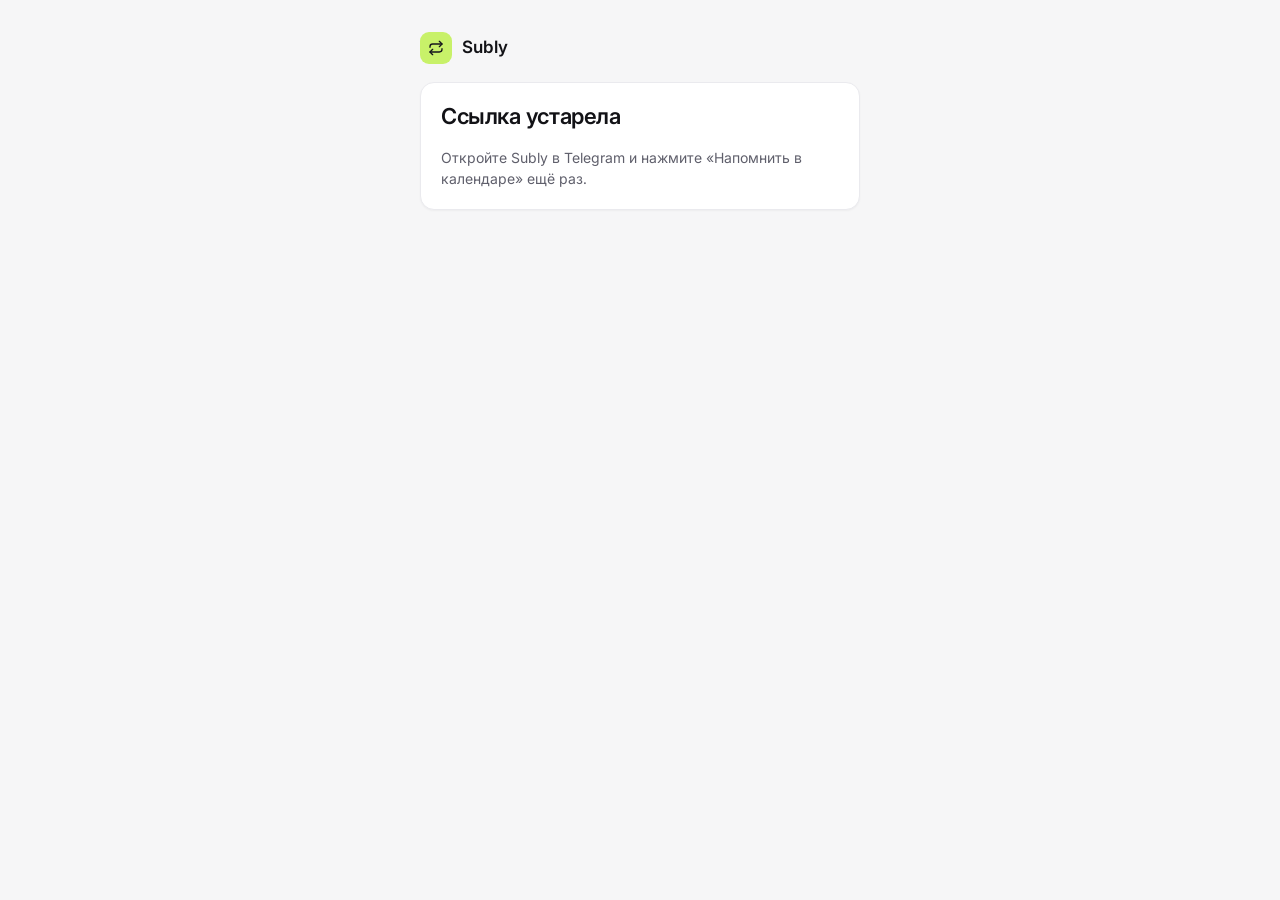
<file: docs/ics.html>
<!doctype html>
<html lang="ru">
<head>
  <meta charset="utf-8">
  <meta name="viewport" content="width=device-width, initial-scale=1">
  <title>Напоминания — Subly</title>
  <link rel="icon" href="favicon.svg" type="image/svg+xml">
  <script src="js/theme.js?v=20261025-3"></script>
  <link rel="preconnect" href="https://fonts.googleapis.com">
  <link rel="preconnect" href="https://fonts.gstatic.com" crossorigin>
  <link href="https://fonts.googleapis.com/css2?family=Inter:wght@400;500;600;700&display=swap" rel="stylesheet">
  <link rel="stylesheet" href="css/base.css?v=20261025-3">
  <link rel="stylesheet" href="css/components.css?v=20261025-3">
  <style>
    /* Отдельная страница для браузера: сюда Telegram отправляет, чтобы скачать файл календаря */
    body { min-height: 100vh; display: grid; place-items: start center; padding: 32px 16px; }
    .ics { width: 100%; max-width: 440px; display: flex; flex-direction: column; gap: 18px; }
    .ics-logo { display: flex; align-items: center; gap: 10px; font-weight: 600; font-size: 17px; }
    .ics-logo span { width: 32px; height: 32px; border-radius: 9px; background: var(--lime); color: #16161D; display: grid; place-items: center; }
    .ics-card { padding: 20px; display: flex; flex-direction: column; gap: 16px; }
    .ics-list { display: flex; flex-direction: column; }
    .ics-row { display: flex; align-items: center; gap: 12px; padding: 10px 0; border-top: 1px solid var(--border); }
    .ics-row:first-child { border-top: 0; }
    .ics-row .grow { flex: 1; min-width: 0; }
    .ics-row .name { font-weight: 500; overflow: hidden; text-overflow: ellipsis; white-space: nowrap; }
    .ics-row .g { font-size: 12px; white-space: nowrap; }
    .steps { display: flex; flex-direction: column; gap: 6px; font-size: 13px; color: var(--ink-2); padding-left: 18px; list-style: decimal; }
  </style>
</head>
<body>
  <main class="ics">
    <div class="ics-logo"><span><i data-icon="repeat" data-size="16"></i></span>Subly</div>
    <section class="card ics-card hidden" id="ok">
      <div class="modal-title">
        <h1 class="h2">Напоминания о списаниях</h1>
        <p class="muted" id="sub"></p>
      </div>
      <div class="chips" id="remind"></div>
      <button type="button" class="btn btn-primary btn-block" id="dl"><i data-icon="download" data-size="16"></i>Скачать файл календаря</button>
      <ol class="steps">
        <li>Нажмите «Скачать» и откройте файл</li>
        <li>iPhone: «Добавить все» · Android: выберите «Календарь»</li>
        <li>Готово — календарь напомнит перед каждым списанием</li>
      </ol>
      <div class="ics-list" id="list"></div>
    </section>
    <section class="card ics-card hidden" id="bad">
      <h1 class="h2">Ссылка устарела</h1>
      <p class="muted">Откройте Subly в Telegram и нажмите «Напомнить в календаре» ещё раз.</p>
    </section>
  </main>

  <script src="js/icons.js?v=20261025-3"></script>
  <script src="js/calendar.js?v=20261025-3"></script>
  <script>
    (() => {
      let data;
      try { data = SublyCalendar.unpack(location.hash.slice(1)); } catch { data = null; }
      if (!data || !Array.isArray(data.s) || !data.s.length) { document.getElementById('bad').classList.remove('hidden'); return; }

      let remind = data.r;
      const subs = data.s;
      const money = (n) => Number(n).toLocaleString('ru-RU') + ' ₽';
      document.getElementById('ok').classList.remove('hidden');
      document.getElementById('sub').textContent = subs.length === 1
        ? `${subs[0].name} · ${money(subs[0].price)} ${subs[0].billingPeriod === 'yearly' ? 'раз в год' : 'каждый месяц'}`
        : `Подписок: ${subs.length}. Каждая станет повторяющимся событием с напоминанием.`;

      const remindBox = document.getElementById('remind');
      remindBox.innerHTML = SublyCalendar.REMIND.map((r) => `<button type="button" class="chip${r.days === remind ? ' active' : ''}" data-days="${r.days}">${r.label}</button>`).join('');
      remindBox.addEventListener('click', (e) => {
        const b = e.target.closest('[data-days]'); if (!b) return;
        remind = Number(b.dataset.days);
        remindBox.querySelectorAll('.chip').forEach((x) => x.classList.toggle('active', x === b));
      });

      const list = document.getElementById('list');
      subs.forEach((s) => {
        const row = document.createElement('div');
        row.className = 'ics-row';
        row.innerHTML = `<div class="grow"><div class="name"></div><div class="small muted"></div></div><a class="g" target="_blank" rel="noopener">Google Календарь</a>`;
        row.querySelector('.name').textContent = s.name;
        row.querySelector('.small').textContent = `${money(s.price)} · ближайшее ${new Date(s.nextPaymentDate + 'T00:00').toLocaleDateString('ru-RU', { day: 'numeric', month: 'long' })}`;
        row.querySelector('a').href = SublyCalendar.googleUrl(s);
        list.appendChild(row);
      });

      const name = subs.length === 1 ? `subly-${SublyCalendar.translit(subs[0].name)}.ics` : 'subly-vse-podpiski.ics';
      document.getElementById('dl').addEventListener('click', () => SublyCalendar.downloadIcs(subs, remind, name));
    })();
  </script>
</body>
</html>
</file>
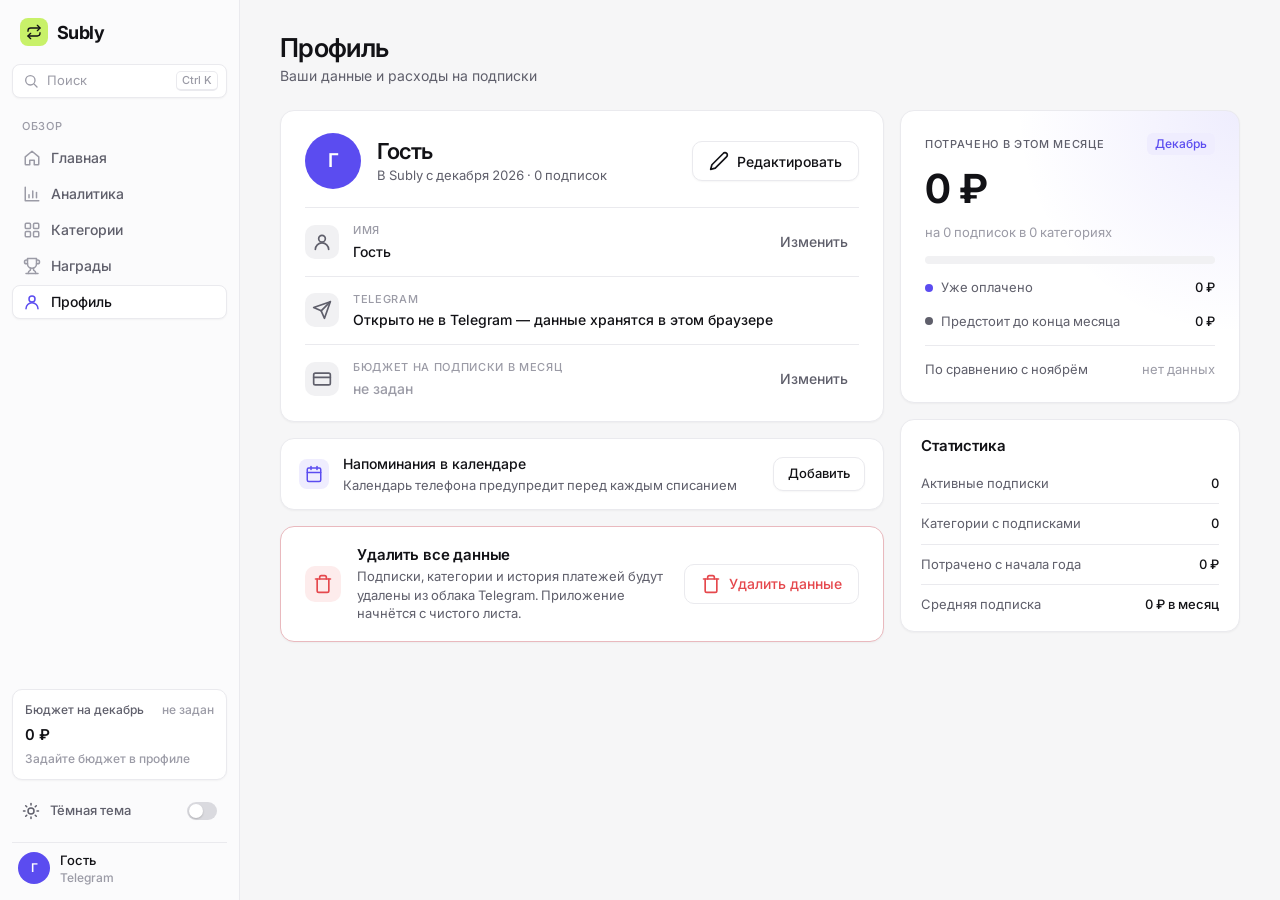
<file: docs/profile.html>
<!doctype html>
<html lang="ru">
<head>
  <meta charset="utf-8">
  <meta name="viewport" content="width=device-width, initial-scale=1">
  <!-- Библиотека Telegram Mini Apps -->
  <script src="https://telegram.org/js/telegram-web-app.js"></script>
  <script src="js/theme.js?v=20261025-3"></script>
  <title>Профиль — Subly</title>
  <link rel="icon" href="favicon.svg" type="image/svg+xml">
  <link rel="preconnect" href="https://fonts.googleapis.com">
  <link rel="preconnect" href="https://fonts.gstatic.com" crossorigin>
  <link href="https://fonts.googleapis.com/css2?family=Inter:wght@400;500;600;700&display=swap" rel="stylesheet">
  <link rel="stylesheet" href="css/base.css?v=20261025-3">
  <link rel="stylesheet" href="css/components.css?v=20261025-3">
  <link rel="stylesheet" href="css/layout.css?v=20261025-3">
  <link rel="stylesheet" href="css/pages.css?v=20261025-3">
  <link rel="stylesheet" href="css/animations.css?v=20261025-3">
</head>
<body>
  <div class="app">

    <!-- Боковое меню (одинаковое на всех страницах приложения) -->
    <aside class="sidebar">
      <a href="dashboard.html" class="logo"><span class="logo-mark"><i data-icon="repeat" data-size="16"></i></span>Subly</a>

      <!-- Кнопка быстрого поиска (то же самое — сочетание Ctrl+K) -->
      <button class="search-trigger" data-palette aria-label="Поиск">
        <i data-icon="search" data-size="16"></i><span class="label">Поиск</span><kbd>Ctrl K</kbd>
      </button>

      <nav class="nav">
        <div class="overline">Обзор</div>
        <a href="dashboard.html"><i data-icon="home" data-size="18"></i><span>Главная</span></a>
        <a href="analytics.html"><i data-icon="chart" data-size="18"></i><span>Аналитика</span></a>
        <a href="categories.html"><i data-icon="grid" data-size="18"></i><span>Категории</span></a>
        <a href="achievements.html"><i data-icon="trophy" data-size="18"></i><span>Награды</span></a>
        <a href="profile.html" class="active"><i data-icon="user" data-size="18"></i><span>Профиль</span></a>
      </nav>

      <div class="grow"></div>

      <!-- Бюджет на месяц: заполняется из API -->
      <div class="budget">
        <div class="row-between"><span class="caption muted" id="sb-budget-title">Бюджет на месяц</span><span class="caption faint" id="sb-budget-total"></span></div>
        <div class="h3" id="sb-budget-spent">—</div>
        <div class="track" id="sb-budget-track"><span style="width:0%"></span></div>
        <div class="caption faint" id="sb-budget-left">&nbsp;</div>
      </div>

      <!-- Смена темы: светлая / тёмная -->
      <button class="theme-toggle" data-theme-toggle aria-label="Тёмная тема">
        <span class="theme-icon"><span class="sun"><i data-icon="sun" data-size="18"></i></span><span class="moon"><i data-icon="moon" data-size="18"></i></span></span>
        <span class="label">Тёмная тема</span>
        <span class="switch"></span>
      </button>

      <div class="user-row">
        <div class="avatar" id="sb-avatar"></div>
        <div class="who">
          <div class="small medium" id="sb-name"></div>
          <div class="caption faint" id="sb-email"></div>
        </div>
        <button class="logout" id="logout-btn" title="Выйти" aria-label="Выйти"><i data-icon="logout" data-size="18"></i></button>
      </div>
    </aside>

    <main class="main">
      <header class="page-head reveal" style="--i:0">
        <div class="titles">
          <h1 class="h1">Профиль</h1>
          <p class="muted">Ваши данные и расходы на подписки</p>
        </div>
      </header>

      <div class="content-profile">
        <div class="col">
          <!-- Личные данные -->
          <section class="card profile-card reveal" style="--i:1">
            <div class="profile-top">
              <div class="avatar avatar-lg" id="p-avatar"></div>
              <div class="who">
                <div class="name-line">
                  <h2 class="h2" id="p-name-title"></h2>
                  <span class="badge badge-accent hidden" id="p-role">Администратор</span>
                </div>
                <div class="small muted" id="p-since"></div>
              </div>
              <button class="btn btn-secondary" data-edit><i data-icon="edit"></i>Редактировать</button>
            </div>

            <div class="p-field">
              <div class="tile tile-soft"><i data-icon="user"></i></div>
              <div class="col-text"><div class="overline faint">Имя</div><div class="val" id="p-name"></div></div>
              <button class="btn btn-ghost" data-edit>Изменить</button>
            </div>
            <div class="p-field">
              <div class="tile tile-soft"><i data-icon="send"></i></div>
              <div class="col-text"><div class="overline faint">Telegram</div><div class="val" id="p-email"></div></div>
            </div>
            <div class="p-field">
              <div class="tile tile-soft"><i data-icon="card"></i></div>
              <div class="col-text"><div class="overline faint">Бюджет на подписки в месяц</div><div class="val" id="p-budget"></div></div>
              <button class="btn btn-ghost" data-edit>Изменить</button>
            </div>
          </section>

          <!-- Тема оформления: эта карточка видна только на телефоне,
               на компьютере тема меняется переключателем в меню слева -->
          <section class="card theme-card mobile-only reveal" style="--i:2">
            <button class="theme-row" data-theme-toggle aria-label="Тёмная тема">
              <span class="tile tile-soft"><span class="theme-icon"><span class="sun"><i data-icon="sun"></i></span><span class="moon"><i data-icon="moon"></i></span></span></span>
              <span class="text">
                <span class="medium">Тёмная тема</span>
                <span class="small muted">Оформление сайта на этом устройстве</span>
              </span>
              <span class="switch"></span>
            </button>
          </section>

          <!-- Иконка на главном экране телефона (только в Telegram) -->
          <section class="card home-card hidden reveal" style="--i:2" id="home-card">
            <div class="home-row">
              <span class="tile tile-sm tile-accent"><i data-icon="home" data-size="18"></i></span>
              <span class="text">
                <span class="medium">Иконка на главном экране</span>
                <span class="small muted" id="home-text">Открывайте Subly в одно касание, как обычное приложение</span>
              </span>
              <button class="btn btn-secondary" data-home-add>Добавить</button>
            </div>
          </section>

          <!-- Напоминания о списаниях через календарь телефона -->
          <section class="card home-card reveal" style="--i:2">
            <div class="home-row">
              <span class="tile tile-sm tile-accent"><i data-icon="calendar" data-size="18"></i></span>
              <span class="text">
                <span class="medium">Напоминания в календаре</span>
                <span class="small muted">Календарь телефона предупредит перед каждым списанием</span>
              </span>
              <button class="btn btn-secondary" id="cal-all-btn">Добавить</button>
            </div>
          </section>

          <!-- Удаление всех данных -->
          <section class="card danger-zone reveal" style="--i:2">
            <div class="row">
              <div class="tile tile-danger"><i data-icon="trash"></i></div>
              <div class="text">
                <h3 class="h3">Удалить все данные</h3>
                <p class="small muted">Подписки, категории и история платежей будут удалены из облака Telegram. Приложение начнётся с чистого листа.</p>
              </div>
              <button class="btn btn-danger-outline" id="delete-btn"><i data-icon="trash"></i>Удалить данные</button>
            </div>
          </section>
        </div>

        <div class="col">
          <!-- Сколько потрачено в этом месяце -->
          <section class="spend reveal" style="--i:3">
            <div class="head">
              <span class="overline faint">Потрачено в этом месяце</span>
              <span class="badge badge-accent" id="s-month"></span>
            </div>
            <div class="display big" id="s-total">—</div>
            <div class="small faint" id="s-sub"></div>
            <div class="track"><span id="s-bar" style="width:0%"></span></div>
            <div class="line"><span class="dot" style="background:var(--lime)"></span><span class="l">Уже оплачено</span><span class="medium" id="s-paid"></span></div>
            <div class="line"><span class="dot" style="background:var(--ink-2)"></span><span class="l">Предстоит до конца месяца</span><span class="medium" id="s-upcoming"></span></div>
            <hr>
            <div class="line"><span class="l" id="s-cmp-label">По сравнению с прошлым месяцем</span><span id="s-cmp"></span></div>
          </section>

          <!-- Статистика -->
          <section class="card stats-card reveal" style="--i:4">
            <h3 class="h3" style="margin-bottom:8px">Статистика</h3>
            <div class="stat-line"><span class="l">Активные подписки</span><span class="v" id="a-active"></span></div>
            <div class="stat-line"><span class="l">Категории с подписками</span><span class="v" id="a-cats"></span></div>
            <div class="stat-line"><span class="l">Потрачено с начала года</span><span class="v" id="a-year"></span></div>
            <div class="stat-line"><span class="l">Средняя подписка</span><span class="v" id="a-avg"></span></div>
          </section>
        </div>
      </div>
    </main>
  </div>

  <!-- Окно «Личные данные» -->
  <template id="modal-edit">
    <div class="modal" role="dialog" aria-modal="true">
      <div class="modal-head">
        <div class="tile tile-lg tile-accent"><i data-icon="user" data-size="24"></i></div>
        <button type="button" class="close-btn" data-close aria-label="Закрыть"><i data-icon="x" data-size="18"></i></button>
      </div>
      <h2 class="h2">Личные данные</h2>
      <form id="edit-form" novalidate>
        <div id="edit-msg"></div>
          <div class="field">
            <label for="e-name">Имя</label>
            <div class="input-wrap">
              <i data-icon="user"></i>
              <input id="e-name" type="text" placeholder="" autocomplete="off">
            </div>
            <div class="hint hidden" id="e-name-hint"></div>
          </div>
          <div class="field">
            <label for="e-budget">Бюджет на подписки в месяц, ₽</label>
            <div class="input-wrap">
              <i data-icon="card"></i>
              <input id="e-budget" type="number" placeholder="" autocomplete="off" min="0" step="100">
            </div>
            <div class="hint" id="e-budget-hint">0 — без ограничения</div>
          </div>
        <div class="actions">
          <button type="button" class="btn btn-secondary" data-close>Отмена</button>
          <button type="submit" class="btn btn-primary" id="e-save">Сохранить</button>
        </div>
      </form>
    </div>
  </template>


  <!-- Окно «Удалить все данные» с подтверждением -->
  <template id="modal-delete">
    <div class="modal" role="dialog" aria-modal="true">
      <div class="modal-head">
        <div class="tile tile-lg tile-danger"><i data-icon="alert" data-size="24"></i></div>
        <button type="button" class="close-btn" data-close aria-label="Закрыть"><i data-icon="x" data-size="18"></i></button>
      </div>
      <div class="modal-title">
        <h2 class="h2">Удалить все данные?</h2>
        <p class="muted">Это действие нельзя отменить. Будут удалены:</p>
      </div>
      <ul class="loss-list">
        <li><i data-icon="x" data-size="16"></i><span data-f="subs"></span></li>
        <li><i data-icon="x" data-size="16"></i><span data-f="payments"></span></li>
        <li><i data-icon="x" data-size="16"></i><span>Категории и настройки бюджета</span></li>
      </ul>
      <form id="del-form" novalidate>
        <div id="del-msg"></div>
          <div class="field">
            <label for="d-word">Введите слово УДАЛИТЬ для подтверждения</label>
            <div class="input-wrap">
              <i data-icon="edit"></i>
              <input id="d-word" type="text" placeholder="УДАЛИТЬ" autocomplete="off">
            </div>
            <div class="hint hidden" id="d-word-hint"></div>
          </div>
        <label class="checkbox danger">
          <input type="checkbox" id="d-agree">
          <span class="box"><i data-icon="check" data-size="14" data-stroke="3"></i></span>
          <span>Я понимаю, что восстановить данные будет невозможно</span>
        </label>
        <div class="actions">
          <button type="button" class="btn btn-secondary" data-close>Отмена</button>
          <button type="submit" class="btn btn-danger" id="d-submit" disabled><i data-icon="trash"></i>Удалить данные</button>
        </div>
      </form>
    </div>
  </template>

  <!-- Быстрый поиск (Ctrl+K): поиск по разделам, действиям и подпискам -->
  <template id="tpl-palette">
    <div class="palette" role="dialog" aria-modal="true" aria-label="Поиск">
      <label class="palette-input">
        <i data-icon="search" data-size="18"></i>
        <input type="text" placeholder="Поиск подписок, разделов и действий…" autocomplete="off" data-f="input">
        <kbd>Esc</kbd>
      </label>
      <div class="palette-list" data-f="list"></div>
      <div class="palette-foot"><span><kbd>↑</kbd><kbd>↓</kbd> выбрать</span><span><kbd>Enter</kbd> открыть</span></div>
    </div>
  </template>
  <script src="js/icons.js?v=20261025-3"></script>
  <script src="js/store.js?v=20261025-3"></script>
  <script src="js/api.js?v=20261025-3"></script>
  <script src="js/ui.js?v=20261025-3"></script>
  <script src="js/tg.js?v=20261025-3"></script>
  <script src="js/achievements.js?v=20261025-3"></script>
  <script src="js/layout.js?v=20261025-3"></script>
  <script src="js/calendar.js?v=20261025-3"></script>
  <script src="js/cancel-guides.js?v=20261025-3"></script>
  <script src="js/palette.js?v=20261025-3"></script>
  <script src="js/profile.js?v=20261025-3"></script>
  <script>initProfile();</script>
</body>
</html>
</file>
<file: docs/css/base.css>
/* =========================================================
   base.css — цвета, шрифты и общие правила для всего сайта.
   Вариант 2: спокойный светлый интерфейс в духе Linear / Stripe / Vercel —
   много воздуха, тонкие рамки вместо теней, фиолетовый только для главного.
   ========================================================= */

/* ---------- Переменные (цвета, скругления, тени) ---------- */
:root {
  --bg-canvas: #F6F6F7;        /* фон страницы */
  --bg-surface: #FFFFFF;       /* фон карточек */
  --bg-subtle: #F1F1F3;        /* светло-серые элементы */
  --bg-hover: #F8F8F9;         /* фон строки при наведении */
  --bg-sidebar: #FBFBFC;       /* боковое меню */
  --bg-sidebar-hover: #EFEFF2;

  --ink: #121216;              /* основной текст */
  --ink-2: #5F5F6B;            /* второстепенный текст */
  --ink-3: #9B9BA6;            /* подсказки */
  --ink-inverse: #FFFFFF;

  --border: #EAEAEE;
  --border-strong: #DADADF;

  --accent: #5B4CF0;           /* фиолетовый — главные кнопки и акценты */
  --accent-hover: #4C3DE6;
  --accent-soft: #EFEDFE;
  --lime: #C8F169;             /* салатовый — фирменная деталь */

  --danger: #E5484D;
  --danger-soft: #FDECEC;
  --success: #1F9D63;
  --success-soft: #E6F6EE;
  --warning: #D9821E;
  --warning-soft: #FDF2E1;

  --focus-ring: rgba(91, 76, 240, .18);
  --overlay: rgba(18, 18, 22, .4);
  --chart-bar: #DCD8FC;
  --chart-hatch: #B9B2F7;
  --cat-black: #16161D;

  --radius-sm: 8px;
  --radius: 10px;
  --radius-lg: 14px;

  --shadow-card: 0 1px 2px rgba(18, 18, 22, .04);
  --shadow-pop: 0 6px 20px rgba(18, 18, 22, .07);
  --shadow-modal: 0 24px 64px rgba(18, 18, 22, .18);
  --shadow-menu: 0 12px 32px rgba(18, 18, 22, .12);

  --font: "Inter", "Onest", system-ui, -apple-system, "Segoe UI", Roboto, sans-serif;
  color-scheme: light;
}

/* ---------- Тёмная тема ----------
   Включается атрибутом data-theme="dark" у <html> (см. js/theme.js). */
[data-theme="dark"] {
  --bg-canvas: #0C0C0F;
  --bg-surface: #141418;
  --bg-subtle: #1D1D23;
  --bg-hover: #18181D;
  --bg-sidebar: #0F0F13;
  --bg-sidebar-hover: #1C1C22;

  --ink: #EDEDF0;
  --ink-2: #A1A1AC;
  --ink-3: #6B6B76;

  --border: #24242B;
  --border-strong: #34343D;

  --accent: #7466F5;
  --accent-hover: #8577F7;
  --accent-soft: #221F3D;

  --danger-soft: #361C1F;
  --success-soft: #12291F;
  --warning-soft: #33271A;

  --focus-ring: rgba(116, 102, 245, .3);
  --overlay: rgba(0, 0, 0, .6);
  --chart-bar: #35306A;
  --chart-hatch: #5A50B8;
  --cat-black: #5A5A68;

  --shadow-card: 0 1px 2px rgba(0, 0, 0, .3);
  --shadow-pop: 0 6px 20px rgba(0, 0, 0, .35);
  --shadow-modal: 0 24px 64px rgba(0, 0, 0, .6);
  --shadow-menu: 0 12px 32px rgba(0, 0, 0, .5);

  color-scheme: dark;
}

/* ---------- Сброс стилей браузера ---------- */
* { box-sizing: border-box; }

html, body { margin: 0; min-height: 100%; }

body {
  font-family: var(--font);
  font-size: 14px;
  line-height: 1.5;
  color: var(--ink);
  background: var(--bg-canvas);
  -webkit-font-smoothing: antialiased;
  font-variant-numeric: tabular-nums;   /* цифры одной ширины — суммы ровно стоят друг под другом */
}

h1, h2, h3, h4, p { margin: 0; }
ul, ol { margin: 0; padding: 0; list-style: none; }

a { color: var(--accent); text-decoration: none; font-weight: 500; }
a:hover { text-decoration: underline; }

button, input, select { font: inherit; color: inherit; }

svg.icon { flex-shrink: 0; display: block; }

kbd {
  font-family: var(--font); font-size: 11px; font-weight: 500; color: var(--ink-3);
  border: 1px solid var(--border); border-bottom-width: 2px; border-radius: 5px;
  padding: 0 5px; line-height: 17px; background: var(--bg-surface);
}

.hidden { display: none !important; }

/* ---------- Типографика ---------- */
.display  { font-size: 40px; line-height: 1.1;  font-weight: 700; letter-spacing: -0.03em; }
.h1       { font-size: 26px; line-height: 1.2;  font-weight: 600; letter-spacing: -0.025em; }
.h2       { font-size: 22px; line-height: 1.25; font-weight: 600; letter-spacing: -0.02em; }
.h3       { font-size: 15px; line-height: 1.35; font-weight: 600; letter-spacing: -0.01em; }
.num-l    { font-size: 30px; line-height: 1.1;  font-weight: 600; letter-spacing: -0.025em; }
.small    { font-size: 13px; line-height: 1.45; }
.caption  { font-size: 12px; line-height: 1.35; font-weight: 500; }
.overline { font-size: 11px; font-weight: 500; letter-spacing: .06em; text-transform: uppercase; }

.medium { font-weight: 500; }
.muted  { color: var(--ink-2); }
.faint  { color: var(--ink-3); }

.c-warning { color: var(--warning); }
.c-success { color: var(--success); }
.c-danger  { color: var(--danger); }
</file>
<file: docs/css/components.css>
/* =========================================================
   components.css — повторяющиеся элементы интерфейса:
   кнопки, поля ввода, карточки, бейджи, таблицы, окна, быстрый поиск.
   ========================================================= */

/* ---------- Логотип ---------- */
.logo {
  display: inline-flex; align-items: center; gap: 9px;
  font-weight: 700; font-size: 18px; letter-spacing: -0.03em; color: var(--ink);
}
.logo:hover { text-decoration: none; }
.logo-mark {
  width: 28px; height: 28px; border-radius: 8px;
  background: var(--lime); color: #121216;
  display: grid; place-items: center;
}

/* ---------- Кнопки ---------- */
.btn {
  display: inline-flex; align-items: center; justify-content: center; gap: 8px;
  height: 40px; padding: 0 16px; border-radius: var(--radius);
  border: 1px solid transparent; background: none; cursor: pointer;
  font-weight: 500; font-size: 14px; white-space: nowrap;
}
.btn:disabled { opacity: .45; cursor: not-allowed; }

.btn-primary { background: var(--accent); color: #fff; box-shadow: 0 1px 2px rgba(91, 76, 240, .25), inset 0 1px 0 rgba(255, 255, 255, .12); }
.btn-primary:hover:not(:disabled) { background: var(--accent-hover); }

.btn-secondary { background: var(--bg-surface); border-color: var(--border); color: var(--ink); box-shadow: var(--shadow-card); }
.btn-secondary:hover:not(:disabled) { border-color: var(--border-strong); background: var(--bg-hover); }

.btn-danger { background: var(--danger); color: #fff; }
.btn-danger:hover:not(:disabled) { background: #D53B40; }

.btn-danger-outline { background: var(--bg-surface); border-color: var(--border); color: var(--danger); }
.btn-danger-outline:hover:not(:disabled) { background: var(--danger-soft); border-color: var(--danger); }

.btn-ghost { color: var(--ink-2); padding: 0 10px; height: 34px; }
.btn-ghost:hover:not(:disabled) { background: var(--bg-subtle); color: var(--ink); }

.btn-block { width: 100%; }

.icon-btn {
  width: 40px; height: 40px; border-radius: var(--radius); border: 1px solid var(--border);
  background: var(--bg-surface); display: inline-grid; place-items: center; cursor: pointer; position: relative;
  color: var(--ink-2); box-shadow: var(--shadow-card);
}
.icon-btn:hover { border-color: var(--border-strong); color: var(--ink); }
.icon-btn .dot { position: absolute; top: 9px; right: 10px; width: 7px; height: 7px; border-radius: 50%; background: var(--danger); box-shadow: 0 0 0 2px var(--bg-surface); }

.close-btn {
  width: 32px; height: 32px; border-radius: var(--radius-sm); border: 0; background: none;
  display: grid; place-items: center; cursor: pointer; color: var(--ink-3);
}
.close-btn:hover { background: var(--bg-subtle); color: var(--ink); }

.link-btn {
  border: 0; background: none; padding: 0; cursor: pointer; color: var(--ink-2); font-weight: 500;
  display: inline-flex; align-items: center; gap: 4px; font-size: 13px;
}
.link-btn:hover { color: var(--ink); }

.more-btn {
  border: 0; background: none; cursor: pointer; color: var(--ink-3);
  padding: 6px; border-radius: 7px; display: grid;
}
.more-btn:hover { background: var(--bg-subtle); color: var(--ink); }

/* ---------- Поля ввода ---------- */
.field { display: flex; flex-direction: column; gap: 6px; }
.field > label { font-size: 13px; font-weight: 500; color: var(--ink); }

.input-wrap {
  display: flex; align-items: center; gap: 10px; height: 42px; padding: 0 12px;
  background: var(--bg-surface); border: 1px solid var(--border-strong); border-radius: var(--radius);
  box-shadow: var(--shadow-card);
}
.input-wrap:focus-within { border-color: var(--accent); box-shadow: 0 0 0 3px var(--focus-ring); }
.input-wrap.invalid { border-color: var(--danger); }
.input-wrap > .icon { color: var(--ink-3); width: 18px; height: 18px; }
.input-wrap input,
.input-wrap select {
  flex: 1; min-width: 0; height: 100%; border: 0; outline: 0; background: transparent; font-size: 14px;
}
.input-wrap select { cursor: pointer; appearance: none; }
.input-wrap input::placeholder { color: var(--ink-3); }

.toggle-pwd { border: 0; background: none; padding: 0; cursor: pointer; color: var(--ink-3); display: grid; }
.toggle-pwd:hover { color: var(--ink-2); }

.hint { font-size: 12px; color: var(--ink-2); }
.hint.error { color: var(--danger); }
.hint.ok { color: var(--success); }

.form-error {
  display: flex; gap: 10px; align-items: flex-start; padding: 10px 12px; border-radius: var(--radius);
  background: var(--danger-soft); color: var(--danger); font-size: 13px; font-weight: 500;
}
.form-success { background: var(--success-soft); color: var(--success); }

.row-2 { display: grid; grid-template-columns: 1fr 1fr; gap: 12px; }
.row-2 > * { min-width: 0; }

/* Чекбокс со своим квадратиком */
.checkbox { display: flex; gap: 10px; align-items: flex-start; cursor: pointer; font-size: 13px; color: var(--ink-2); user-select: none; }
.checkbox input { position: absolute; opacity: 0; pointer-events: none; }
.checkbox .box {
  width: 18px; height: 18px; flex-shrink: 0; border-radius: 5px; border: 1.5px solid var(--border-strong);
  background: var(--bg-surface); display: grid; place-items: center; color: transparent; margin-top: 1px;
}
.checkbox input:checked + .box { background: var(--accent); border-color: var(--accent); color: #fff; }
.checkbox.danger input:checked + .box { background: var(--danger); border-color: var(--danger); }
.checkbox input:focus-visible + .box { box-shadow: 0 0 0 3px var(--focus-ring); }

/* Поиск по списку */
.search {
  display: flex; align-items: center; gap: 8px; width: 220px; height: 34px; padding: 0 10px;
  background: var(--bg-surface); border: 1px solid var(--border); border-radius: var(--radius-sm);
}
.search:focus-within { border-color: var(--accent); box-shadow: 0 0 0 3px var(--focus-ring); }
.search .icon { color: var(--ink-3); }
.search input { border: 0; outline: 0; background: none; flex: 1; min-width: 0; font-size: 13px; }

/* Переключатель года */
.year-switch {
  display: inline-flex; align-items: center; gap: 2px; background: var(--bg-surface); padding: 3px;
  border: 1px solid var(--border); border-radius: var(--radius); box-shadow: var(--shadow-card);
}
.year-switch button {
  border: 0; background: none; width: 32px; height: 32px; border-radius: 7px; cursor: pointer;
  display: grid; place-items: center; color: var(--ink-2);
}
.year-switch button:hover:not(:disabled) { background: var(--bg-subtle); color: var(--ink); }
.year-switch button:disabled { opacity: .35; cursor: default; }
.year-switch .y { min-width: 52px; text-align: center; font-weight: 600; }

/* ---------- Карточки, бейджи, чипы ---------- */
.card {
  background: var(--bg-surface); border-radius: var(--radius-lg);
  border: 1px solid var(--border); box-shadow: var(--shadow-card);
}
.card-pad { padding: 20px; }
.card-head { display: flex; align-items: center; gap: 12px; padding: 18px 20px 14px; }
.card-head > .h3 { flex: 1; }

.badge {
  display: inline-flex; align-items: center; gap: 4px; padding: 2px 8px; border-radius: 6px;
  font-size: 12px; font-weight: 500; white-space: nowrap; line-height: 18px;
}
.badge-accent  { background: var(--accent-soft);  color: var(--accent); }
.badge-success { background: var(--success-soft); color: var(--success); }
.badge-warning { background: var(--warning-soft); color: var(--warning); }
.badge-danger  { background: var(--danger-soft);  color: var(--danger); }
.badge-dark    { background: var(--bg-subtle); color: var(--ink); }

/* Чипы-фильтры — как переключатель вкладок */
.chips {
  display: inline-flex; gap: 2px; padding: 3px; border-radius: var(--radius);
  background: var(--bg-subtle); flex-wrap: wrap;
}
.chip {
  border: 0; padding: 5px 10px; border-radius: 7px; background: none; color: var(--ink-2);
  font-size: 13px; font-weight: 500; cursor: pointer; display: inline-flex; align-items: center; gap: 6px;
}
.chip:hover { color: var(--ink); }
.chip .cnt { font-size: 11px; color: var(--ink-3); }
.chip.active { background: var(--bg-surface); color: var(--ink); box-shadow: 0 1px 2px rgba(18, 18, 22, .08), 0 0 0 1px var(--border); }

/* Цветной квадрат с иконкой */
.tile {
  width: 36px; height: 36px; border-radius: 10px; display: grid; place-items: center;
  color: #fff; flex-shrink: 0;
}
.tile-xs { width: 24px; height: 24px; border-radius: 7px; }
.tile-sm { width: 30px; height: 30px; border-radius: 8px; }
.tile-md { width: 36px; height: 36px; border-radius: 10px; }
.tile-lg { width: 44px; height: 44px; border-radius: 12px; }
.tile-soft   { background: var(--bg-subtle); color: var(--ink-2); }
.tile-accent { background: var(--accent-soft); color: var(--accent); }
.tile-danger { background: var(--danger-soft); color: var(--danger); }

/* Полоса прогресса */
.track { height: 6px; border-radius: 3px; background: var(--bg-subtle); overflow: hidden; }
.track > span { display: block; height: 100%; border-radius: 3px; background: var(--accent); }

/* Полоса из цветных кусков (доли категорий) */
.seg { display: flex; gap: 3px; height: 10px; }
.seg > span { flex: 0 0 auto; flex-grow: 0; min-width: 0; height: 100%; border-radius: 3px; }

.dot { width: 8px; height: 8px; border-radius: 50%; flex-shrink: 0; display: inline-block; }

.empty {
  padding: 40px 24px; text-align: center; color: var(--ink-2);
  display: flex; flex-direction: column; align-items: center; gap: 10px;
}

.skeleton {
  background: linear-gradient(90deg, var(--bg-subtle), var(--bg-hover), var(--bg-subtle));
  background-size: 200% 100%; border-radius: 8px;
}

/* ---------- Таблица ---------- */
.table { width: 100%; border-collapse: collapse; }
.table th {
  text-align: left; font-size: 12px; font-weight: 500; color: var(--ink-3);
  padding: 8px 16px; border-top: 1px solid var(--border); border-bottom: 1px solid var(--border); background: var(--bg-hover);
}
.table td { padding: 11px 16px; border-bottom: 1px solid var(--border); font-size: 13px; color: var(--ink-2); }
.table tr:last-child td { border-bottom: 0; }
.table th:first-child, .table td:first-child { padding-left: 20px; }
.table th:last-child,  .table td:last-child  { padding-right: 20px; }
.table .svc { display: flex; align-items: center; gap: 10px; color: var(--ink); font-size: 14px; font-weight: 500; }
.table .svc .tile { width: 26px; height: 26px; border-radius: 7px; }
.table .amount { color: var(--ink); font-size: 14px; font-weight: 500; text-align: right; white-space: nowrap; }
.table .pm { display: inline-flex; gap: 8px; align-items: center; }
.table-scroll { overflow-x: auto; }

/* ---------- Выпадающее меню «⋯» ---------- */
.menu {
  position: absolute; z-index: 30; min-width: 200px; background: var(--bg-surface); border-radius: var(--radius);
  box-shadow: var(--shadow-menu), 0 0 0 1px var(--border); padding: 4px;
}
.menu button {
  width: 100%; display: flex; align-items: center; gap: 10px; padding: 8px 10px; border: 0; background: none;
  border-radius: 7px; cursor: pointer; text-align: left; font-size: 13px;
}
.menu button .icon { width: 16px; height: 16px; color: var(--ink-3); }
.menu button:hover { background: var(--bg-subtle); }
.menu button.danger, .menu button.danger .icon { color: var(--danger); }

/* ---------- Модальные окна ---------- */
.modal-backdrop {
  position: fixed; inset: 0; z-index: 40; background: var(--overlay); backdrop-filter: blur(2px);
  display: grid; grid-template-columns: minmax(0, 1fr); place-items: center; padding: 24px; overflow-y: auto;
}
.modal {
  width: 100%; max-width: 460px; background: var(--bg-surface); border-radius: 16px; padding: 24px;
  border: 1px solid var(--border); box-shadow: var(--shadow-modal); display: flex; flex-direction: column; gap: 18px;
}
.modal .h2 { font-size: 19px; }
.modal-head { display: flex; align-items: flex-start; justify-content: space-between; }
.modal-title { display: flex; flex-direction: column; gap: 6px; }
.modal form { display: flex; flex-direction: column; gap: 16px; }
.modal .actions { display: flex; gap: 10px; justify-content: flex-end; margin-top: 4px; }
.modal .actions .btn { min-width: 110px; }

/* Индикатор надёжности пароля */
.strength { display: flex; flex-direction: column; gap: 8px; }
.strength .segs { display: flex; gap: 4px; }
.strength .segs i { flex: 1; height: 4px; border-radius: 2px; background: var(--bg-subtle); }
.strength .row { display: flex; align-items: center; }
.strength .row span:first-child { flex: 1; }
.req { display: flex; flex-direction: column; gap: 5px; font-size: 13px; color: var(--ink-2); }
.req li { display: flex; align-items: center; gap: 8px; }
.req li.ok { color: var(--ink); }
.req li.ok .icon { color: var(--success); }
.req li:not(.ok) .icon { color: var(--ink-3); }

/* Что удалится вместе с аккаунтом */
.loss-list {
  background: var(--danger-soft); border-radius: var(--radius); padding: 14px;
  display: flex; flex-direction: column; gap: 8px; font-size: 13px;
}
.loss-list li { display: flex; align-items: center; gap: 10px; }
.loss-list .icon { color: var(--danger); }

/* Выбор цвета и иконки категории */
.swatches { display: flex; gap: 8px; flex-wrap: wrap; }
.swatch { width: 28px; height: 28px; border-radius: 8px; border: 0; cursor: pointer; }
.swatch.selected { box-shadow: 0 0 0 2px var(--bg-surface), 0 0 0 4px var(--ink); }
.icon-pick { display: flex; gap: 6px; flex-wrap: wrap; }
.icon-pick button {
  width: 36px; height: 36px; border-radius: 9px; border: 1px solid var(--border); background: var(--bg-surface);
  cursor: pointer; display: grid; place-items: center; color: var(--ink-2);
}
.icon-pick button.selected { border-color: var(--accent); background: var(--accent-soft); color: var(--accent); }

/* ---------- Уведомление и подсказка над графиком ---------- */
.toast {
  position: fixed; left: 50%; bottom: 28px; transform: translateX(-50%); z-index: 60;
  background: var(--ink); color: var(--bg-surface); padding: 10px 16px; border-radius: var(--radius);
  font-size: 13px; font-weight: 500; box-shadow: var(--shadow-modal);
}
.toast.error { background: var(--danger); color: #fff; }

.tooltip {
  position: fixed; z-index: 50; pointer-events: none; background: var(--ink); color: var(--bg-surface); border-radius: 7px;
  padding: 5px 9px; font-size: 12px; font-weight: 500; white-space: nowrap; transform: translate(-50%, -100%);
}

/* ---------- Быстрый поиск (Ctrl+K) ---------- */
.search-trigger {
  display: flex; align-items: center; gap: 8px; width: 100%; height: 34px; padding: 0 8px 0 10px;
  border: 1px solid var(--border); border-radius: var(--radius-sm); background: var(--bg-surface);
  color: var(--ink-3); cursor: pointer; font-size: 13px; box-shadow: var(--shadow-card);
}
.search-trigger:hover { border-color: var(--border-strong); color: var(--ink-2); }
.search-trigger .label { flex: 1; text-align: left; }

.palette-backdrop { place-items: start center; padding-top: 12vh; }
.palette {
  width: 100%; max-width: 560px; background: var(--bg-surface); border-radius: 14px;
  border: 1px solid var(--border); box-shadow: var(--shadow-modal); overflow: hidden;
}
.palette-input {
  display: flex; align-items: center; gap: 10px; padding: 0 16px; height: 52px;
  border-bottom: 1px solid var(--border); color: var(--ink-3);
}
.palette-input input { flex: 1; min-width: 0; border: 0; outline: 0; background: none; font-size: 15px; color: var(--ink); }
.palette-input input::placeholder { color: var(--ink-3); }
.palette-list { max-height: 360px; overflow-y: auto; padding: 6px; }
.palette-group { font-size: 11px; font-weight: 500; color: var(--ink-3); padding: 10px 10px 4px; }
.palette-item {
  display: flex; align-items: center; gap: 10px; width: 100%; padding: 8px 10px; border: 0; border-radius: 8px;
  background: none; cursor: pointer; text-align: left; color: var(--ink); font-size: 14px;
}
.palette-item .p-icon { width: 24px; display: grid; place-items: center; color: var(--ink-3); }
.palette-item .p-label { flex: 1; min-width: 0; overflow: hidden; text-overflow: ellipsis; white-space: nowrap; }
.palette-item .p-hint { font-size: 12px; color: var(--ink-3); white-space: nowrap; }
.palette-item.active { background: var(--bg-subtle); }
.palette-item.active .p-icon { color: var(--accent); }
.palette-empty { padding: 28px; text-align: center; color: var(--ink-3); }
.palette-foot {
  display: flex; gap: 16px; padding: 8px 16px; border-top: 1px solid var(--border);
  font-size: 12px; color: var(--ink-3); background: var(--bg-hover);
}
.palette-foot span { display: inline-flex; align-items: center; gap: 4px; }

/* ---------- Переключатель темы ---------- */
.theme-toggle {
  display: flex; align-items: center; gap: 10px; height: 34px; padding: 0 10px; width: 100%;
  border: 0; border-radius: var(--radius-sm); background: none; color: var(--ink-2);
  font-weight: 500; font-size: 13px; cursor: pointer; text-align: left;
}
.theme-toggle:hover { background: var(--bg-sidebar-hover); color: var(--ink); }
.theme-toggle .label { flex: 1; }

.switch {
  width: 30px; height: 18px; border-radius: 999px; background: var(--border-strong);
  position: relative; flex-shrink: 0;
}
.switch::after {
  content: ""; position: absolute; top: 2px; left: 2px; width: 14px; height: 14px;
  border-radius: 50%; background: #fff; box-shadow: 0 1px 2px rgba(0, 0, 0, .2);
}
[data-theme="dark"] .switch { background: var(--accent); }
[data-theme="dark"] .switch::after { transform: translateX(12px); }

/* Карточка «Тёмная тема» в профиле (только на телефоне) */
.theme-card { padding: 0; overflow: hidden; }
.theme-row {
  display: flex; align-items: center; gap: 14px; width: 100%; padding: 14px 18px;
  border: 0; background: none; color: var(--ink); text-align: left; cursor: pointer;
}
.theme-row .text { flex: 1; min-width: 0; display: flex; flex-direction: column; gap: 2px; }

/* Круглая кнопка на страницах входа и регистрации */
.theme-fab {
  position: fixed; top: 20px; right: 20px; z-index: 20; width: 40px; height: 40px; border-radius: 50%;
  border: 1px solid var(--border); background: var(--bg-surface); color: var(--ink-2);
  display: grid; place-items: center; cursor: pointer; box-shadow: var(--shadow-card);
}

/* Солнце и луна лежат друг на друге, видна только одна */
.theme-icon { position: relative; width: 18px; height: 18px; flex-shrink: 0; }
.theme-icon > span { position: absolute; inset: 0; display: grid; place-items: center; }
.theme-icon .moon { opacity: 0; transform: rotate(-90deg) scale(.4); }
[data-theme="dark"] .theme-icon .sun  { opacity: 0; transform: rotate(90deg) scale(.4); }
[data-theme="dark"] .theme-icon .moon { opacity: 1; transform: none; }

[data-theme="dark"] .swatch:not(.selected) { box-shadow: inset 0 0 0 1px rgba(255, 255, 255, .14); }

/* ---------- Инструкция «Как отменить подписку» ---------- */
.cg-modal { gap: 16px; }
.cg-logo {
  width: 48px; height: 48px; border-radius: 14px; display: grid; place-items: center;
  background: var(--c); color: #fff; font-size: 22px; font-weight: 700; letter-spacing: -0.02em;
  box-shadow: 0 6px 16px color-mix(in srgb, var(--c) 35%, transparent);
}
.cg-body { display: flex; flex-direction: column; gap: 14px; }
.cg-way { display: flex; flex-direction: column; gap: 8px; }
.cg-steps { list-style: none; counter-reset: step; display: flex; flex-direction: column; gap: 8px; }
.cg-steps li {
  counter-increment: step; position: relative; padding-left: 34px; min-height: 24px; line-height: 1.45; padding-top: 2px;
}
.cg-steps li::before {
  content: counter(step); position: absolute; left: 0; top: 0; width: 24px; height: 24px; border-radius: 50%;
  display: grid; place-items: center; font-size: 12px; font-weight: 600;
  background: var(--accent-soft); color: var(--accent);
}
.cg-note {
  display: flex; gap: 10px; align-items: flex-start; padding: 10px 12px; border-radius: var(--radius);
  background: var(--warning-soft); color: var(--ink); font-size: 13px; line-height: 1.45;
}
.cg-note svg { color: var(--warning); margin-top: 1px; }
.cg-more { border: 1px solid var(--border); border-radius: var(--radius); }
.cg-more summary {
  list-style: none; cursor: pointer; padding: 11px 12px; font-size: 13px; font-weight: 500; color: var(--ink-2);
  display: flex; align-items: center; justify-content: space-between; gap: 8px;
}
.cg-more summary::-webkit-details-marker { display: none; }
.cg-more summary svg { transition: transform .2s ease; }
.cg-more[open] summary svg { transform: rotate(180deg); }
.cg-store { display: flex; flex-direction: column; gap: 8px; padding: 12px; border-top: 1px solid var(--border); font-size: 13px; }
.cg-store .cg-steps li { padding-left: 30px; }
.cg-store .cg-steps li::before { width: 20px; height: 20px; font-size: 11px; background: var(--bg-subtle); color: var(--ink-2); }
.cg-store .link-btn { align-self: flex-start; }
.cg-actions { display: flex; flex-direction: column; gap: 8px; }
.cg-actions .btn { gap: 8px; }

/* ---------- Окно «Напомнить в календаре» ---------- */
.cal-modal { gap: 16px; }
.cal-field { display: flex; flex-direction: column; gap: 8px; }
.cal-remind { align-self: flex-start; }
.cal-actions { display: flex; flex-direction: column; gap: 8px; }
.cal-actions .btn { gap: 8px; }
.cal-hint { line-height: 1.45; }
</file>
<file: docs/css/layout.css>
/* =========================================================
   layout.css — расположение блоков: вход и регистрация,
   боковое меню, основная область и адаптация под телефон.
   ========================================================= */

/* ---------- Вход и регистрация: форма по центру ---------- */
.auth { min-height: 100vh; display: grid; place-items: center; position: relative; overflow: hidden; }

/* Мягкое цветное свечение на фоне */
.auth-glow { position: absolute; inset: 0; pointer-events: none; }
.auth-glow span { position: absolute; border-radius: 50%; filter: blur(80px); }
.auth-glow .g1 { width: 520px; height: 520px; left: 50%; top: -260px; margin-left: -420px; background: var(--accent); opacity: .16; }
.auth-glow .g2 { width: 380px; height: 380px; left: 50%; top: -120px; margin-left: 40px; background: var(--lime); opacity: .22; }
[data-theme="dark"] .auth-glow .g1 { opacity: .22; }
[data-theme="dark"] .auth-glow .g2 { opacity: .08; }

.auth-main {
  position: relative; width: 100%; max-width: 420px; padding: 48px 20px;
  display: flex; flex-direction: column; align-items: center; gap: 24px;
}
.auth-logo { font-size: 20px; }
.auth-form {
  width: 100%; display: flex; flex-direction: column; gap: 16px;
  background: var(--bg-surface); border: 1px solid var(--border); border-radius: 16px;
  padding: 28px; box-shadow: var(--shadow-pop);
}
.auth-form .head { display: flex; flex-direction: column; gap: 6px; margin-bottom: 4px; text-align: center; }
.auth-form .head .h1 { font-size: 22px; }
.auth-form .foot { text-align: center; }
.auth-perks { display: flex; flex-wrap: wrap; justify-content: center; gap: 8px 18px; font-size: 12px; color: var(--ink-2); }
.auth-perks li { display: inline-flex; align-items: center; gap: 6px; }
.auth-perks .icon { color: var(--accent); }
.auth-copy { margin-top: -8px; }

.form-row { display: flex; align-items: center; justify-content: space-between; }

/* ---------- Приложение: меню слева + содержимое ---------- */
.app { display: flex; min-height: 100vh; }

.sidebar {
  width: 240px; flex-shrink: 0; background: var(--bg-sidebar); border-right: 1px solid var(--border);
  padding: 18px 12px 14px; display: flex; flex-direction: column; gap: 14px;
  position: sticky; top: 0; height: 100vh;
}
.sidebar .logo { padding: 0 8px; margin-bottom: 4px; }

.nav { display: flex; flex-direction: column; gap: 2px; margin-top: 6px; }
.nav .overline { color: var(--ink-3); padding: 0 10px; margin-bottom: 4px; }
.nav a {
  display: flex; align-items: center; gap: 10px; height: 34px; padding: 0 10px; border-radius: var(--radius-sm);
  color: var(--ink-2); font-weight: 500; font-size: 14px; text-decoration: none; border: 1px solid transparent;
}
.nav a .icon { color: var(--ink-3); }
.nav a:hover { background: var(--bg-sidebar-hover); color: var(--ink); }
.nav a.active { background: var(--bg-surface); color: var(--ink); border-color: var(--border); box-shadow: var(--shadow-card); }
.nav a.active .icon { color: var(--accent); }

.sidebar .grow { flex: 1; }

/* Бюджет на месяц — маленькая карточка внизу меню */
.budget {
  border: 1px solid var(--border); background: var(--bg-surface); border-radius: var(--radius);
  padding: 12px; display: flex; flex-direction: column; gap: 6px; box-shadow: var(--shadow-card);
}
.budget .row-between span { white-space: nowrap; }
.budget .track > span { background: var(--accent); }
.budget .track.over > span { background: var(--danger); }

.user-row { display: flex; align-items: center; gap: 10px; padding: 8px 6px 0; border-top: 1px solid var(--border); }
.avatar {
  width: 32px; height: 32px; border-radius: 50%; background: var(--accent); color: #fff;
  display: grid; place-items: center; font-size: 12px; font-weight: 600; flex-shrink: 0;
}
.user-row .who { flex: 1; min-width: 0; }
.user-row .who div { white-space: nowrap; overflow: hidden; text-overflow: ellipsis; }
.logout { border: 0; background: none; color: var(--ink-3); cursor: pointer; padding: 6px; display: grid; border-radius: 7px; }
.logout:hover { color: var(--ink); background: var(--bg-sidebar-hover); }

/* Основная область страницы: содержимое по центру, не шире 1180px */
.main {
  flex: 1; min-width: 0; width: 100%; padding: 32px 40px 48px; display: flex; flex-direction: column; gap: 20px;
  max-width: 1260px; margin: 0 auto;
}

.page-head { display: flex; align-items: center; gap: 10px; flex-wrap: wrap; margin-bottom: 4px; }
.page-head .titles { flex: 1; min-width: 240px; display: flex; flex-direction: column; gap: 2px; }

/* Сетки */
.stats { display: grid; grid-template-columns: repeat(4, 1fr); gap: 12px; }
.overview { display: grid; grid-template-columns: minmax(0, 1.65fr) minmax(0, 1fr); gap: 12px; }
.kpis { display: grid; grid-template-rows: repeat(3, 1fr); gap: 12px; }
.content-2 { display: grid; grid-template-columns: minmax(0, 1fr) 340px; gap: 16px; align-items: start; }
.content-profile { display: grid; grid-template-columns: minmax(0, 1fr) 340px; gap: 16px; align-items: start; }
.charts { display: grid; grid-template-columns: minmax(0, 1fr) 340px; gap: 12px; }
.cat-grid { display: grid; grid-template-columns: repeat(4, 1fr); gap: 12px; }
.col { display: flex; flex-direction: column; gap: 16px; }

/* Блоки только для телефона (см. медиазапрос ниже) */
.mobile-only { display: none; }

/* ---------- Адаптация под разные экраны ---------- */
@media (max-width: 1200px) {
  .stats, .cat-grid { grid-template-columns: repeat(2, 1fr); }
  .content-2, .content-profile, .charts, .overview { grid-template-columns: minmax(0, 1fr); }
  .kpis { grid-template-rows: none; grid-template-columns: repeat(3, 1fr); }
}

@media (max-width: 900px) {
  .app { flex-direction: column; }

  /* Меню превращается в верхнюю полосу: логотип, поиск, пользователь */
  .sidebar {
    width: 100%; height: auto; position: sticky; top: 0; z-index: 25; border-right: 0; border-bottom: 1px solid var(--border);
    flex-direction: row; align-items: center; gap: 8px; padding: 10px 14px;
    background: var(--bg-surface);   /* без размытия: оно сломало бы нижнюю панель (position: fixed) */
  }
  .sidebar .logo { flex: 1; margin: 0; padding: 0; }
  .sidebar .grow, .sidebar .budget, .sidebar .nav .overline, .sidebar .theme-toggle { display: none; }
  .search-trigger { width: 36px; height: 36px; padding: 0; justify-content: center; }
  .search-trigger .label, .search-trigger kbd { display: none; }
  .user-row { border-top: 0; padding: 0; }
  .user-row .who { display: none; }

  /* Разделы — нижняя панель, как в мобильных приложениях */
  .sidebar .nav {
    position: fixed; left: 0; right: 0; bottom: 0; z-index: 30; margin: 0;
    flex-direction: row; gap: 4px; padding: 6px 8px calc(6px + env(safe-area-inset-bottom));
    background: color-mix(in srgb, var(--bg-surface) 92%, transparent); backdrop-filter: blur(12px);
    border-top: 1px solid var(--border);
  }
  .sidebar .nav a {
    flex: 1; min-width: 0; height: auto; flex-direction: column; justify-content: center; gap: 3px;
    padding: 7px 2px; font-size: 11px; text-align: center; border-radius: 10px; box-shadow: none; border: 0;
  }
  .sidebar .nav a.active { background: var(--accent-soft); color: var(--accent); }
  .mobile-only { display: block; }

  .main { padding: 20px 16px 96px; }
  .toast { bottom: 88px; }
  .sub-row .date { display: none; }
  .list-cols .c-date { display: none; }
}

@media (max-width: 600px) {
  .stats, .cat-grid, .row-2, .kpis { grid-template-columns: 1fr; }
  .h1 { font-size: 24px; }
  .page-head .titles { min-width: 0; flex-basis: 100%; }
  .page-head .btn-primary { flex: 1; }

  .modal-backdrop { padding: 12px; }
  .modal { padding: 20px; }
  .modal .actions .btn { flex: 1; min-width: 0; }
  .palette-backdrop { padding-top: 12px; }

  .list-head .search { width: 100%; }
  .hero-foot { grid-template-columns: 1fr 1fr; }
  .hero-num { font-size: 38px; }

  .profile-card { padding: 18px 18px 6px; }
  .profile-top { flex-wrap: wrap; gap: 14px; }
  .profile-top .btn { width: 100%; }
  .p-field { flex-wrap: wrap; gap: 10px 14px; }
  .p-field .col-text { flex: 1 1 calc(100% - 60px); }
  .p-field .btn-ghost { display: none; }
  .p-field #pwd-btn { width: 100%; }
  .danger-zone .row .btn { width: 100%; }
}

/* ---------- Telegram Mini App ---------- */
/* Фото профиля из Telegram вместо инициалов */
.avatar.has-photo { background-size: cover; background-position: center; color: transparent; }
/* Скачивание файлов внутри Telegram работает не везде — выгрузку CSV прячем */
.in-telegram #export-btn { display: none; }
</file>
<file: docs/css/pages.css>
/* =========================================================
   pages.css — стили отдельных страниц:
   главная, аналитика, категории, профиль.
   ========================================================= */

/* ---------- Главная: главная цифра месяца ---------- */
.hero {
  padding: 22px 24px; display: flex; flex-direction: column; gap: 14px; position: relative; overflow: hidden;
  /* лёгкое фиолетовое свечение в углу */
  background:
    radial-gradient(circle at 100% 0, color-mix(in srgb, var(--accent) 10%, transparent), transparent 45%),
    var(--bg-surface);
}
.hero-top { display: flex; align-items: center; gap: 10px; flex-wrap: wrap; color: var(--ink-2); }
.hero-top .medium { flex: 1; }
.hero-hint {
  font-size: 12px; color: var(--ink-2); background: var(--bg-subtle); border-radius: 6px; padding: 2px 8px;
}
.hero-num { font-size: 44px; line-height: 1; font-weight: 700; letter-spacing: -0.04em; margin: 2px 0 6px; }
.hero .seg { height: 12px; }
.seg-legend { display: flex; flex-wrap: wrap; gap: 6px 18px; }
.seg-item { display: inline-flex; align-items: center; gap: 7px; font-size: 13px; color: var(--ink-2); font-weight: 400; }
.seg-item:hover { text-decoration: none; color: var(--ink); }
.seg-item .v { color: var(--ink); font-weight: 500; }
.hero-foot {
  margin-top: auto; padding-top: 14px; border-top: 1px solid var(--border);
  display: grid; grid-template-columns: repeat(3, minmax(0, 1fr)); gap: 12px;
}
.hero-foot > div { display: flex; flex-direction: column; gap: 2px; min-width: 0; }
.hero-foot .medium { font-size: 15px; }

/* Три показателя справа от главной цифры */
.kpi { padding: 14px 16px; display: flex; flex-direction: column; justify-content: center; gap: 4px; min-width: 0; }
.kpi-label { display: flex; align-items: center; gap: 7px; font-size: 12px; font-weight: 500; color: var(--ink-2); }
.kpi-label .icon { color: var(--ink-3); }
.kpi-num { font-size: 22px; font-weight: 600; letter-spacing: -0.02em; line-height: 1.2; }
.kpi-hint { font-size: 12px; color: var(--ink-3); white-space: nowrap; overflow: hidden; text-overflow: ellipsis; }

/* Ключевые показатели на странице аналитики */
.stats .kpi { padding: 16px 18px; gap: 6px; }
.stats .kpi .h2 { font-size: 22px; }

/* ---------- Главная: лента «Ближайшие 14 дней» ---------- */
.upcoming .card-head { padding-bottom: 10px; }
.days {
  display: grid; grid-template-columns: repeat(14, minmax(58px, 1fr)); gap: 6px;
  padding: 0 20px 18px; overflow-x: auto; scrollbar-width: thin;
}
.day {
  display: flex; flex-direction: column; align-items: center; gap: 4px; padding: 10px 4px 8px;
  border-radius: var(--radius); border: 1px solid transparent; min-height: 108px;
}
.day .wd { font-size: 11px; color: var(--ink-3); font-weight: 500; }
.day .dn { font-size: 15px; font-weight: 600; white-space: nowrap; }
.day .logos { display: flex; flex-direction: column; align-items: center; gap: 3px; margin-top: 2px; }
.day .sum { font-size: 11px; font-weight: 600; color: var(--ink); margin-top: auto; white-space: nowrap; }
.day.has { background: var(--bg-hover); border-color: var(--border); }
.day.today .wd { color: var(--accent); }
.day.today .dn { color: var(--accent); }
.day.today { border-color: color-mix(in srgb, var(--accent) 35%, transparent); }

/* ---------- Совет — тонкая полоса ---------- */
.tip {
  display: flex; align-items: center; gap: 12px; padding: 12px 16px; border-radius: var(--radius-lg);
  background: color-mix(in srgb, var(--lime) 28%, var(--bg-surface)); border: 1px solid color-mix(in srgb, var(--lime) 60%, var(--border));
}
.tip-icon { width: 30px; height: 30px; border-radius: 8px; background: var(--lime); color: #121216; display: grid; place-items: center; flex-shrink: 0; }
.tip p { flex: 1; font-size: 13px; }
.tip a { color: var(--ink); display: inline-flex; align-items: center; gap: 2px; font-size: 13px; white-space: nowrap; }
[data-theme="dark"] .tip { background: color-mix(in srgb, var(--lime) 8%, var(--bg-surface)); border-color: color-mix(in srgb, var(--lime) 25%, var(--border)); }

/* ---------- Список подписок ---------- */
.list-head { flex-wrap: wrap; }
.list-cols {
  display: flex; gap: 16px; padding: 8px 20px; font-size: 12px; color: var(--ink-3); font-weight: 500;
  border-top: 1px solid var(--border); border-bottom: 1px solid var(--border); background: var(--bg-hover);
}
.list-cols span:first-child { flex: 1; }
.list-cols .c-date { width: 170px; }
.list-cols .c-price { width: 110px; text-align: right; margin-right: 38px; }

.sub-row {
  display: flex; align-items: center; gap: 14px; padding: 12px 20px;
  border-bottom: 1px solid var(--border); position: relative; background: var(--bg-surface);
}
.sub-row:last-child { border-bottom: 0; }
.sub-row.inactive { opacity: .5; }
.sub-row .name { flex: 1; min-width: 0; }
.sub-row .name > div { white-space: nowrap; overflow: hidden; text-overflow: ellipsis; }
.sub-row .name .small { font-size: 12px; }
.sub-row .date { width: 170px; flex-shrink: 0; }
.sub-row .date .small { font-size: 12px; }
.sub-row .price { width: 110px; flex-shrink: 0; text-align: right; }
.sub-row .price .small { font-size: 12px; }
.list-card { overflow: hidden; }

.list-foot { display: flex; justify-content: center; padding: 12px; border-top: 1px solid var(--border); }

/* ---------- Аналитика ---------- */
.chart-card { display: flex; flex-direction: column; gap: 14px; min-width: 0; }
.chart-head { display: flex; align-items: center; gap: 16px; flex-wrap: wrap; }
.chart-head .h3 { flex: 1; }
.chart-legend { display: flex; gap: 14px; align-items: center; flex-wrap: wrap; }
.chart-legend span { display: inline-flex; align-items: center; gap: 6px; font-size: 12px; color: var(--ink-2); }
.chart-legend i { width: 10px; height: 10px; border-radius: 3px; display: inline-block; }
.chart-legend .paid { background: var(--chart-bar); }
.chart-legend .current { background: var(--accent); }
.chart-legend .forecast { background: repeating-linear-gradient(45deg, var(--accent-soft) 0 3px, var(--chart-hatch) 3px 5px); }

.bar-chart { width: 100%; height: 240px; display: block; overflow: visible; }
.bar-chart text { font-family: var(--font); font-size: 11px; fill: var(--ink-3); }
.bar-chart .bar { cursor: default; }

/* Структура расходов: общая полоса и список категорий */
.struct-total { display: flex; align-items: baseline; gap: 8px; }
.legend { display: flex; flex-direction: column; gap: 12px; }
.struct-row { display: flex; flex-direction: column; gap: 6px; }
.struct-row .top { display: flex; align-items: center; gap: 8px; font-size: 13px; }
.struct-row .n { flex: 1; min-width: 0; overflow: hidden; text-overflow: ellipsis; white-space: nowrap; }
.struct-row .v { font-weight: 500; }
.struct-row .p { width: 46px; text-align: right; color: var(--ink-3); font-size: 12px; }
.struct-row .track { height: 4px; }

/* ---------- Категории ---------- */
.cat-card {
  padding: 18px; display: flex; flex-direction: column; gap: 14px; cursor: pointer; position: relative;
}
.cat-card:hover { border-color: var(--border-strong); }
.cat-card.selected { border-color: var(--accent); box-shadow: 0 0 0 3px var(--focus-ring); }
.cat-card .top { display: flex; align-items: center; justify-content: space-between; }
.cat-card .sum { display: flex; align-items: baseline; gap: 6px; }
.cat-card .h2 { font-size: 22px; }

.cat-add {
  border: 1px dashed var(--border-strong); border-radius: var(--radius-lg); background: none; cursor: pointer;
  display: flex; flex-direction: column; align-items: center; justify-content: center; gap: 10px; min-height: 180px;
  color: var(--ink-2); font-weight: 500;
}
.cat-add:hover { border-color: var(--accent); color: var(--accent); background: var(--accent-soft); }

.detail-head { flex-wrap: wrap; gap: 12px; padding: 16px 20px; border-bottom: 1px solid var(--border); }
.detail-head .titles { flex: 1; min-width: 200px; }

/* ---------- Профиль ---------- */
.profile-card { padding: 22px 24px 8px; }
.profile-top { display: flex; align-items: center; gap: 16px; padding-bottom: 18px; border-bottom: 1px solid var(--border); }
.profile-top .who { flex: 1; min-width: 0; }
.profile-top .name-line { display: flex; align-items: center; gap: 10px; flex-wrap: wrap; }
.avatar-lg { width: 56px; height: 56px; font-size: 19px; font-weight: 600; }

.p-field { display: flex; align-items: center; gap: 14px; padding: 14px 0; border-bottom: 1px solid var(--border); }
.p-field:last-child { border-bottom: 0; }
.p-field .tile { width: 34px; height: 34px; }
.p-field .col-text { flex: 1; min-width: 0; display: flex; flex-direction: column; gap: 2px; }
.p-field .overline { font-size: 11px; }
.p-field .val { display: flex; align-items: center; gap: 10px; flex-wrap: wrap; font-weight: 500; }
.p-field .dots { letter-spacing: 2px; }

.danger-zone { padding: 18px 24px; border-color: color-mix(in srgb, var(--danger) 30%, var(--border)); }
.danger-zone .row { display: flex; align-items: center; gap: 16px; flex-wrap: wrap; }
.danger-zone .text { flex: 1; min-width: 220px; display: flex; flex-direction: column; gap: 2px; }

/* Карточка «Потрачено в этом месяце» — как главная цифра на главной */
.spend {
  border-radius: var(--radius-lg); padding: 22px 24px; display: flex; flex-direction: column; gap: 14px;
  border: 1px solid var(--border); box-shadow: var(--shadow-card);
  background:
    radial-gradient(circle at 100% 0, color-mix(in srgb, var(--accent) 10%, transparent), transparent 50%),
    var(--bg-surface);
}
.spend .head { display: flex; align-items: center; gap: 8px; }
.spend .head .overline { flex: 1; color: var(--ink-2); }
.spend .big { font-size: 40px; line-height: 1; letter-spacing: -0.04em; color: var(--ink); }
.spend .track { height: 8px; border-radius: 4px; }
.spend .track > span { background: var(--accent); border-radius: 4px; }
.spend .line { display: flex; align-items: center; gap: 8px; font-size: 13px; }
.spend .line .l { flex: 1; color: var(--ink-2); }
.spend .line .dot[style*="lime"] { background: var(--accent) !important; }
.spend hr { border: 0; border-top: 1px solid var(--border); margin: 0; width: 100%; }

.stats-card { padding: 16px 20px 6px; }
.stat-line { display: flex; align-items: center; padding: 10px 0; border-bottom: 1px solid var(--border); font-size: 13px; }
.stat-line:last-child { border-bottom: 0; }
.stat-line .l { flex: 1; color: var(--ink-2); }
.stat-line .v { font-weight: 500; }

/* ---------- Небольшие вспомогательные блоки ---------- */
.row-between { display: flex; align-items: center; justify-content: space-between; gap: 12px; }

/* ---------- Иконка на главном экране (Telegram) ---------- */
.home-banner {
  display: flex; align-items: center; gap: 12px; padding: 10px 10px 10px 14px; border-radius: var(--radius-lg);
  background: var(--accent-soft); border: 1px solid color-mix(in srgb, var(--accent) 25%, var(--border));
}
.home-banner p { flex: 1; min-width: 0; }
.home-banner .btn { height: 34px; padding: 0 14px; font-size: 13px; }
.home-card { padding: 0; overflow: hidden; }
.home-row { display: flex; align-items: center; gap: 14px; padding: 14px 18px; }
.home-row .text { flex: 1; min-width: 0; display: flex; flex-direction: column; gap: 2px; }
.home-row .btn { height: 34px; padding: 0 14px; font-size: 13px; }
.home-row .done { font-size: 13px; font-weight: 500; color: var(--success); white-space: nowrap; display: inline-flex; align-items: center; gap: 4px; }
@media (max-width: 600px) {
  .home-banner .muted { display: none; }   /* на телефоне — коротко */
}

/* ---------- Серии и достижения ---------- */
.streak-icon {
  width: 28px; height: 28px; border-radius: 8px; display: grid; place-items: center; flex-shrink: 0;
}
.streak-icon.lg { width: 40px; height: 40px; border-radius: 11px; }
.streak-icon.si-fire   { background: color-mix(in srgb, #E8962C 16%, transparent); color: #E8962C; }
.streak-icon.si-budget { background: color-mix(in srgb, #1F9D63 16%, transparent); color: #1F9D63; }
.streak-icon.si-save   { background: color-mix(in srgb, #F25F8B 16%, transparent); color: #F25F8B; }
.streak-icon.si-ach    { background: var(--accent-soft); color: var(--accent); }

/* Полоска на главной */
.streak-strip {
  display: grid; grid-template-columns: repeat(3, minmax(0, 1fr)) auto; align-items: center; gap: 12px;
  padding: 12px 16px; color: var(--ink); font-weight: 400;
}
.streak-strip:hover { text-decoration: none; border-color: var(--border-strong); }
.streak-strip > .icon { color: var(--ink-3); }
.ss-item { display: flex; align-items: center; gap: 10px; font-size: 13px; min-width: 0; }
.ss-item b { font-size: 15px; }

/* Страница «Достижения» */
.streaks { display: grid; grid-template-columns: repeat(3, minmax(0, 1fr)); gap: 12px; }
.streak-card { padding: 18px; display: flex; flex-direction: column; gap: 14px; }
.streak-top { display: flex; align-items: center; gap: 12px; }
.streak-num { font-size: 28px; font-weight: 700; letter-spacing: -0.03em; line-height: 1.1; }
.streak-num .unit { font-size: 14px; font-weight: 500; color: var(--ink-2); letter-spacing: 0; }
.kpi-hint.wrap { white-space: normal; }

.months { display: flex; gap: 6px; }
.mdot, .wdot { flex: 1; display: flex; flex-direction: column; align-items: center; gap: 4px; font-size: 10px; color: var(--ink-3); min-width: 0; }
.mdot i, .wdot i {
  width: 100%; max-width: 30px; aspect-ratio: 1; border-radius: 50%; display: grid; place-items: center;
  background: var(--bg-subtle); color: #fff;
}
.mdot.ok i { background: #1F9D63; }
.mdot.bad i { background: color-mix(in srgb, var(--danger) 70%, var(--bg-subtle)); }
.mdot.now i { box-shadow: 0 0 0 2px var(--bg-surface), 0 0 0 3.5px var(--accent); }
.mdot.now span, .wdot.today span { color: var(--accent); font-weight: 600; }
.wdot.on i { background: #E8962C; }

.saved-list { display: flex; flex-direction: column; gap: 8px; }
.saved-row { display: flex; justify-content: space-between; gap: 10px; font-size: 13px; }
.saved-row span:first-child { min-width: 0; overflow: hidden; text-overflow: ellipsis; white-space: nowrap; }

.ach-track { margin: 12px 0 16px; }
.ach-grid { display: grid; grid-template-columns: repeat(auto-fill, minmax(250px, 1fr)); gap: 10px; }
.ach {
  display: flex; gap: 12px; padding: 14px; border-radius: var(--radius); border: 1px solid var(--border);
  background: var(--bg-surface);
}
.ach-icon {
  --c: var(--accent);
  width: 46px; height: 46px; border-radius: 50%; flex-shrink: 0; display: grid; place-items: center; position: relative;
  color: #fff; background: radial-gradient(circle at 30% 25%, color-mix(in srgb, var(--c) 70%, #fff), var(--c));
  box-shadow: 0 4px 12px color-mix(in srgb, var(--c) 35%, transparent);
}
.ach-icon.sm { width: 34px; height: 34px; }
.ach-icon .lock {
  position: absolute; right: -2px; bottom: -2px; width: 18px; height: 18px; border-radius: 50%;
  background: var(--bg-surface); color: var(--ink-3); display: grid; place-items: center; box-shadow: 0 0 0 1px var(--border);
}
.ach.locked .ach-icon { background: var(--bg-subtle); color: var(--ink-3); box-shadow: none; }
.ach.locked .medium { color: var(--ink-2); }
.ach-text { flex: 1; min-width: 0; display: flex; flex-direction: column; gap: 2px; }
.ach-foot { display: flex; flex-direction: column; gap: 5px; margin-top: 6px; }
.ach-foot .track { height: 4px; }
.ach:not(.locked) .ach-foot .caption { color: var(--success); }

/* Праздничное окно при открытии награды */
.unlock-backdrop {
  position: fixed; inset: 0; z-index: 70; background: var(--overlay); backdrop-filter: blur(3px);
  display: grid; place-items: center; padding: 20px;
}
.unlock-card {
  position: relative; width: 100%; max-width: 360px; background: var(--bg-surface); border-radius: 22px;
  border: 1px solid var(--border); box-shadow: var(--shadow-modal); padding: 28px 22px 18px;
  display: flex; flex-direction: column; align-items: center; gap: 10px; text-align: center; overflow: hidden;
}
.unlock-kicker { color: var(--accent); }
.unlock-badge {
  --c: var(--accent);
  width: 96px; height: 96px; border-radius: 50%; display: grid; place-items: center; color: #fff; margin: 6px 0 4px;
  background: radial-gradient(circle at 30% 25%, color-mix(in srgb, var(--c) 65%, #fff), var(--c));
  box-shadow: 0 0 0 8px color-mix(in srgb, var(--c) 14%, transparent), 0 12px 30px color-mix(in srgb, var(--c) 40%, transparent);
}
.unlock-card .btn { margin-top: 8px; }
.unlock-list { width: 100%; display: flex; flex-direction: column; gap: 10px; text-align: left; margin: 6px 0; max-height: 46vh; overflow-y: auto; }
.unlock-row { display: flex; align-items: center; gap: 12px; }
.confetti { position: absolute; inset: 0; pointer-events: none; }
.confetti i { position: absolute; top: -12px; left: var(--x); width: 7px; height: 12px; border-radius: 2px; transform: rotate(var(--r)); opacity: 0; }

@media (max-width: 900px) {
  .streaks { grid-template-columns: minmax(0, 1fr); }
}
@media (max-width: 600px) {
  .streak-strip { grid-template-columns: repeat(3, minmax(0, 1fr)); gap: 8px; padding: 12px; }
  .streak-strip > .icon { display: none; }
  .ss-item { flex-direction: column; align-items: flex-start; gap: 6px; font-size: 12px; }
  .streak-strip { align-items: start; }
  .ss-item b { display: block; font-size: 17px; line-height: 1.2; }
  .ss-item .muted { line-height: 1.3; }
  .ach-grid { grid-template-columns: minmax(0, 1fr); }
}
</file>
<file: docs/css/animations.css>
/* =========================================================
   animations.css — анимации, чтобы сайт был «живым».
   Все анимации короткие (0.15–0.9 с) и не мешают работе.
   Если в системе включено «Уменьшить движение», они отключаются.
   ========================================================= */

/* ---------- Ключевые кадры ---------- */

/* Появление снизу вверх */
@keyframes rise {
  from { opacity: 0; transform: translateY(14px); }
  to   { opacity: 1; transform: translateY(0); }
}

/* Плавное появление */
@keyframes fade-in {
  from { opacity: 0; }
  to   { opacity: 1; }
}

/* Окно «выпрыгивает» */
@keyframes pop {
  from { opacity: 0; transform: translateY(10px) scale(.97); }
  to   { opacity: 1; transform: translateY(0) scale(1); }
}

/* Столбик графика растёт снизу */
@keyframes grow-up {
  from { transform: scaleY(0); }
  to   { transform: scaleY(1); }
}

/* Медленное «парение» декоративных кругов */
@keyframes float {
  0%, 100% { transform: translate(0, 0); }
  50%      { transform: translate(-12px, 16px); }
}

/* Пульсирующая точка на колокольчике */
@keyframes pulse {
  0%   { box-shadow: 0 0 0 0 rgba(229, 72, 77, .5); }
  70%  { box-shadow: 0 0 0 7px rgba(229, 72, 77, 0); }
  100% { box-shadow: 0 0 0 0 rgba(229, 72, 77, 0); }
}

/* Переливание «скелетона» во время загрузки */
@keyframes shimmer {
  to { background-position: -200% 0; }
}

/* Галочка в чекбоксе */
@keyframes check-pop {
  0%   { transform: scale(.4); }
  70%  { transform: scale(1.15); }
  100% { transform: scale(1); }
}

/* ---------- Появление элементов при загрузке страницы ---------- */
/* Элементу с классом .reveal задаётся номер --i — так блоки появляются по очереди */
.reveal {
  animation: rise .5s cubic-bezier(.2, .7, .2, 1) both;
  animation-delay: calc(var(--i, 0) * 60ms);
}

.auth-form > * { animation: rise .45s cubic-bezier(.2, .7, .2, 1) both; }
.auth-form > *:nth-child(2) { animation-delay: .05s; }
.auth-form > *:nth-child(3) { animation-delay: .1s; }
.auth-form > *:nth-child(4) { animation-delay: .15s; }
.auth-form > *:nth-child(5) { animation-delay: .2s; }
.auth-form > *:nth-child(6) { animation-delay: .25s; }
.auth-form > *:nth-child(n+7) { animation-delay: .3s; }

/* ---------- Наведение и нажатие ---------- */
.btn, .icon-btn, .chip, .close-btn, .more-btn, .link-btn, .swatch, .icon-pick button,
.year-switch button, .logout {
  transition: background-color .15s, border-color .15s, color .15s, box-shadow .2s, transform .15s, opacity .15s;
}
.btn:active:not(:disabled), .icon-btn:active, .chip:active { transform: scale(.97); }
.btn-primary:hover:not(:disabled) { box-shadow: 0 4px 14px rgba(91, 76, 240, .3); }
.btn-danger:hover:not(:disabled)  { box-shadow: 0 4px 14px rgba(229, 72, 77, .25); }
.swatch:hover { transform: scale(1.08); }

/* Карточки слегка приподнимаются при наведении */
.kpi, .cat-card, .cat-add, .hero, .spend {
  transition: transform .2s ease, box-shadow .2s ease, border-color .2s ease, background-color .2s ease;
}
.kpi:hover, .cat-card:hover { transform: translateY(-2px); box-shadow: var(--shadow-pop); }

/* Строки подписок */
.sub-row { transition: background-color .15s; }
.sub-row:hover { background: var(--bg-hover); }
.sub-row .tile { transition: transform .2s ease; }
.sub-row:hover .tile { transform: scale(1.06); }

/* Пункты меню: иконка чуть сдвигается */
.nav a { transition: background-color .15s, color .15s; }
.nav a .icon { transition: transform .2s ease; }
.nav a:hover .icon { transform: translateX(2px); }

/* Логотип поворачивается при наведении */
.logo-mark { transition: transform .4s cubic-bezier(.2, .7, .2, 1); }
.logo:hover .logo-mark { transform: rotate(180deg); }

/* Поля ввода */
.input-wrap { transition: border-color .15s, box-shadow .2s; }
.checkbox .box { transition: background-color .15s, border-color .15s; }
.checkbox input:checked + .box .icon { animation: check-pop .25s ease both; }

/* ---------- Полосы прогресса растут до нужной ширины ---------- */
.track > span { transition: width .9s cubic-bezier(.2, .7, .2, 1); }
.strength .segs i { transition: background-color .25s; }

/* ---------- Графики ---------- */
.bar-chart .bar {
  transform-box: fill-box;
  transform-origin: bottom;
  animation: grow-up .7s cubic-bezier(.2, .7, .2, 1) both;
  animation-delay: calc(var(--i, 0) * 45ms);
  transition: opacity .15s;
}
.bar-chart .bar:hover { opacity: .8; }

/* Куски полосы категорий плавно растут до своей доли */
.seg > span { transition: flex-grow .9s cubic-bezier(.2, .7, .2, 1); }

/* Дни в ленте «Ближайшие 14 дней» появляются слева направо */
.day { animation: rise .4s cubic-bezier(.2, .7, .2, 1) both; animation-delay: calc(var(--i, 0) * 30ms); }
.day .tile { transition: transform .2s ease; }
.day:hover .tile { transform: scale(1.12); }

/* ---------- Окна, меню, уведомления ---------- */
.modal-backdrop { animation: fade-in .18s ease-out; }
.modal { animation: pop .22s cubic-bezier(.2, .7, .2, 1); }
.menu { animation: pop .14s ease-out; transform-origin: top right; }
.palette { animation: pop .16s cubic-bezier(.2, .7, .2, 1); }
.palette-item, .search-trigger, .theme-toggle { transition: background-color .12s, color .12s, border-color .12s; }
.toast { animation: rise .25s ease-out; }

/* ---------- Мелкие детали ---------- */
.icon-btn .dot:not(.hidden) { animation: pulse 2s infinite; }
.skeleton { animation: shimmer 1.2s infinite; }
.auth-glow .g1 { animation: float 14s ease-in-out infinite; }
.auth-glow .g2 { animation: float 11s ease-in-out infinite reverse; }

/* ---------- Смена темы ---------- */
/* Солнце/луна поворачиваются, кружок переключателя едет вправо */
.theme-icon > span { transition: transform .5s cubic-bezier(.34, 1.56, .64, 1), opacity .3s ease; }
.switch::after { transition: transform .35s cubic-bezier(.34, 1.56, .64, 1); }
.switch { transition: background-color .3s ease; }
.theme-fab { transition: transform .2s ease, background-color .3s ease, border-color .3s ease; }
.theme-fab:hover { transform: rotate(-12deg) scale(1.06); }
.theme-fab:active { transform: scale(.92); }

/* Новая тема «растекается» кругом от кнопки (View Transitions API, круг задаётся в theme.js) */
::view-transition-old(root),
::view-transition-new(root) { animation: none; mix-blend-mode: normal; }

/* Запасной вариант для старых браузеров: цвета плавно перетекают */
.theme-fade, .theme-fade * {
  transition: background-color .45s ease, color .45s ease, border-color .45s ease, fill .45s ease, stroke .45s ease !important;
}

/* ---------- Достижения ---------- */
@keyframes badge-pop {
  0%   { transform: scale(.2) rotate(-25deg); opacity: 0; }
  60%  { transform: scale(1.12) rotate(6deg); opacity: 1; }
  100% { transform: scale(1) rotate(0); }
}
@keyframes confetti-fall {
  0%   { opacity: 1; transform: translateY(0) rotate(var(--r)); }
  100% { opacity: 0; transform: translateY(420px) rotate(calc(var(--r) + 540deg)); }
}
@keyframes glow {
  0%, 100% { box-shadow: 0 0 0 8px color-mix(in srgb, var(--c) 14%, transparent), 0 12px 30px color-mix(in srgb, var(--c) 40%, transparent); }
  50%      { box-shadow: 0 0 0 14px color-mix(in srgb, var(--c) 8%, transparent), 0 12px 36px color-mix(in srgb, var(--c) 55%, transparent); }
}
.unlock-backdrop { animation: fade-in .2s ease-out; }
.unlock-card { animation: pop .3s cubic-bezier(.2, .7, .2, 1); }
.unlock-badge { animation: badge-pop .7s cubic-bezier(.34, 1.56, .64, 1) .1s both, glow 2.4s ease-in-out .8s infinite; }
.confetti i { animation: confetti-fall 1.6s cubic-bezier(.2, .6, .4, 1) var(--d) forwards; }
.ach { transition: transform .2s ease, border-color .2s; }
.ach:not(.locked):hover { transform: translateY(-2px); border-color: var(--border-strong); }
.ach:not(.locked):hover .ach-icon { animation: badge-pop .5s cubic-bezier(.34, 1.56, .64, 1); }
.mdot i, .wdot i { transition: transform .2s; }
.streak-strip .streak-icon.si-fire { animation: flicker 2.8s ease-in-out infinite; }
@keyframes flicker { 0%, 100% { transform: scale(1); } 50% { transform: scale(1.08) rotate(-3deg); } }

/* ---------- Плавные переходы между разделами (как в приложении) ----------
   Браузер делает «снимок» старой страницы и плавно сменяет его новой.
   Меню (на телефоне — нижняя панель) остаётся на месте, меняется только содержимое. */
@view-transition { navigation: auto; }

.sidebar { view-transition-name: sidebar; }
.sidebar .nav { view-transition-name: tabbar; }

@keyframes page-out { to { opacity: 0; transform: translateY(-6px); } }
@keyframes page-in  { from { opacity: 0; transform: translateY(10px); } }

html:not(.theme-switching)::view-transition-old(root) { animation: page-out .16s ease-in both; }
html:not(.theme-switching)::view-transition-new(root) { animation: page-in .28s cubic-bezier(.2, .7, .2, 1) both; }
::view-transition-group(sidebar), ::view-transition-group(tabbar) { animation-duration: .2s; }

/* ---------- Если пользователь отключил анимации в системе ---------- */
@media (prefers-reduced-motion: reduce) {
  @view-transition { navigation: none; }
  ::view-transition-group(*), ::view-transition-old(*), ::view-transition-new(*) { animation: none !important; }
  *, *::before, *::after {
    animation-duration: .01ms !important;
    animation-iteration-count: 1 !important;
    animation-delay: 0s !important;
    transition-duration: .01ms !important;
  }
}
</file>
